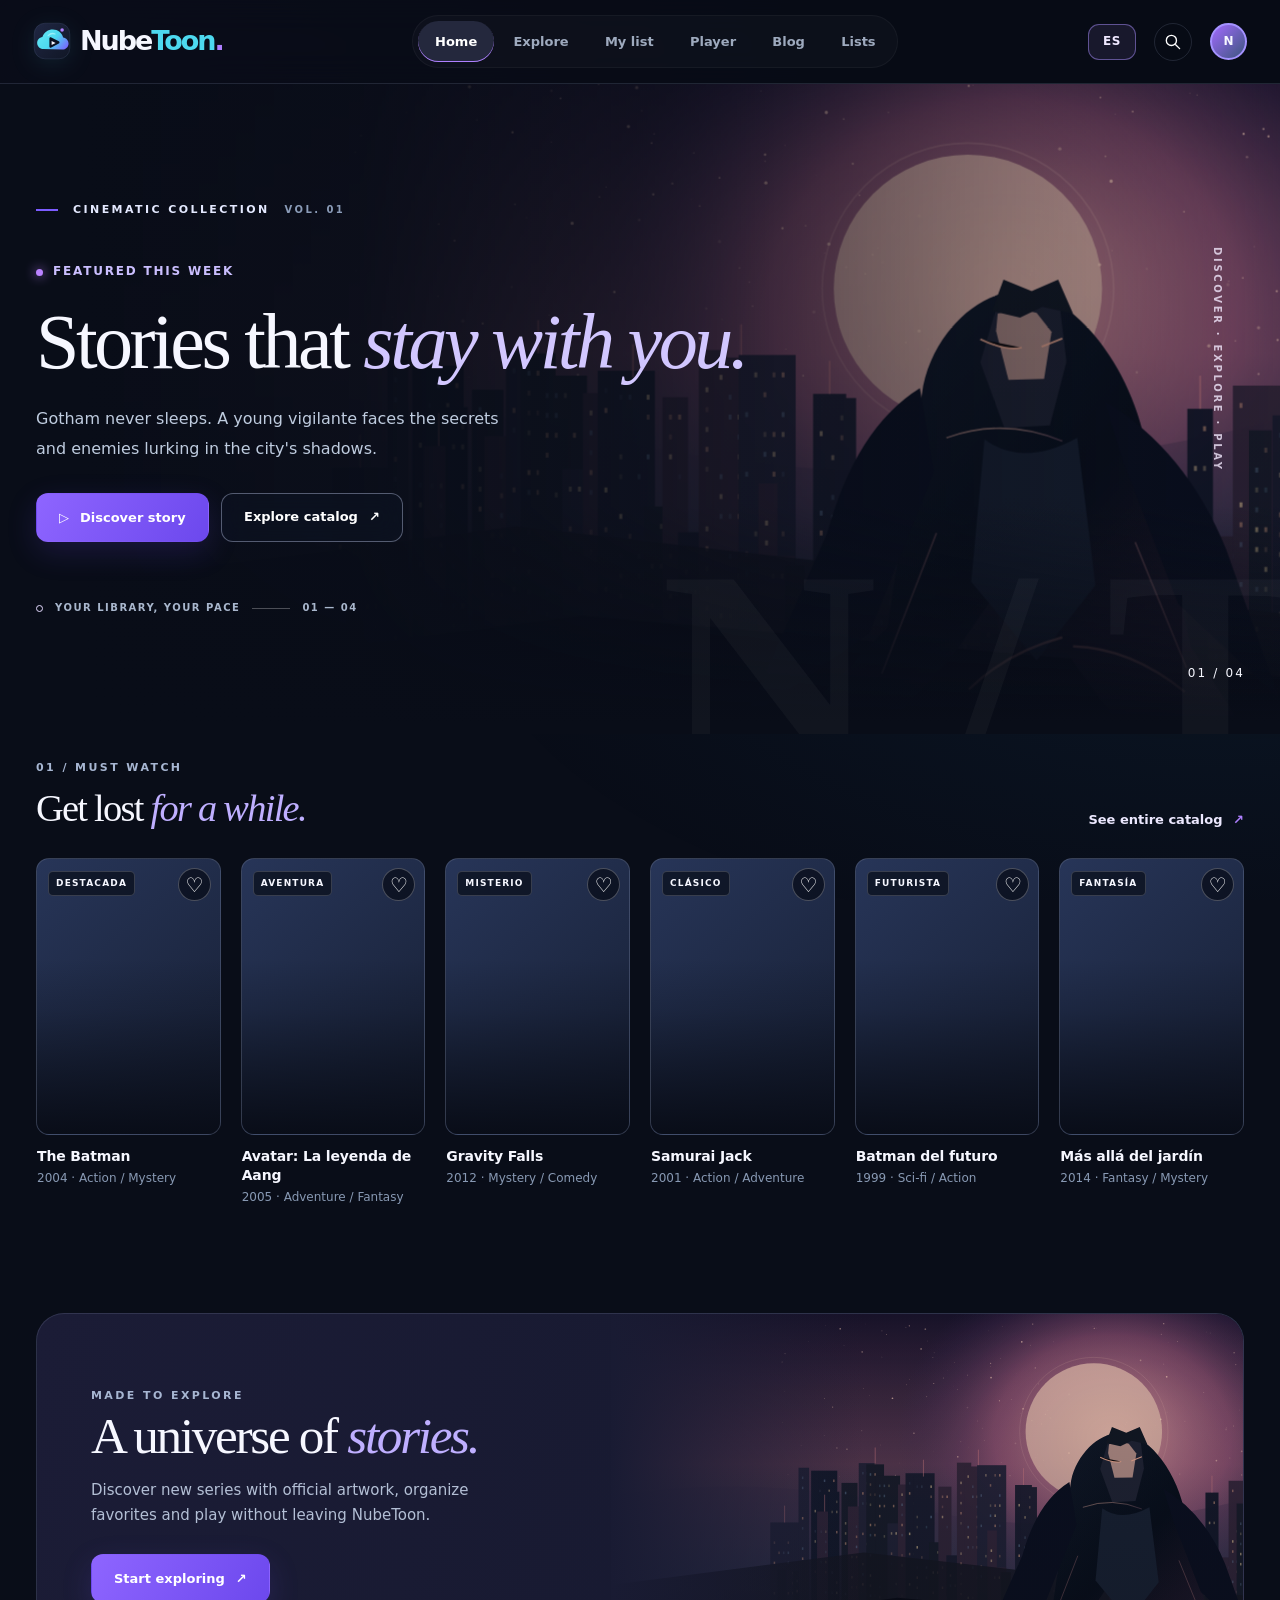
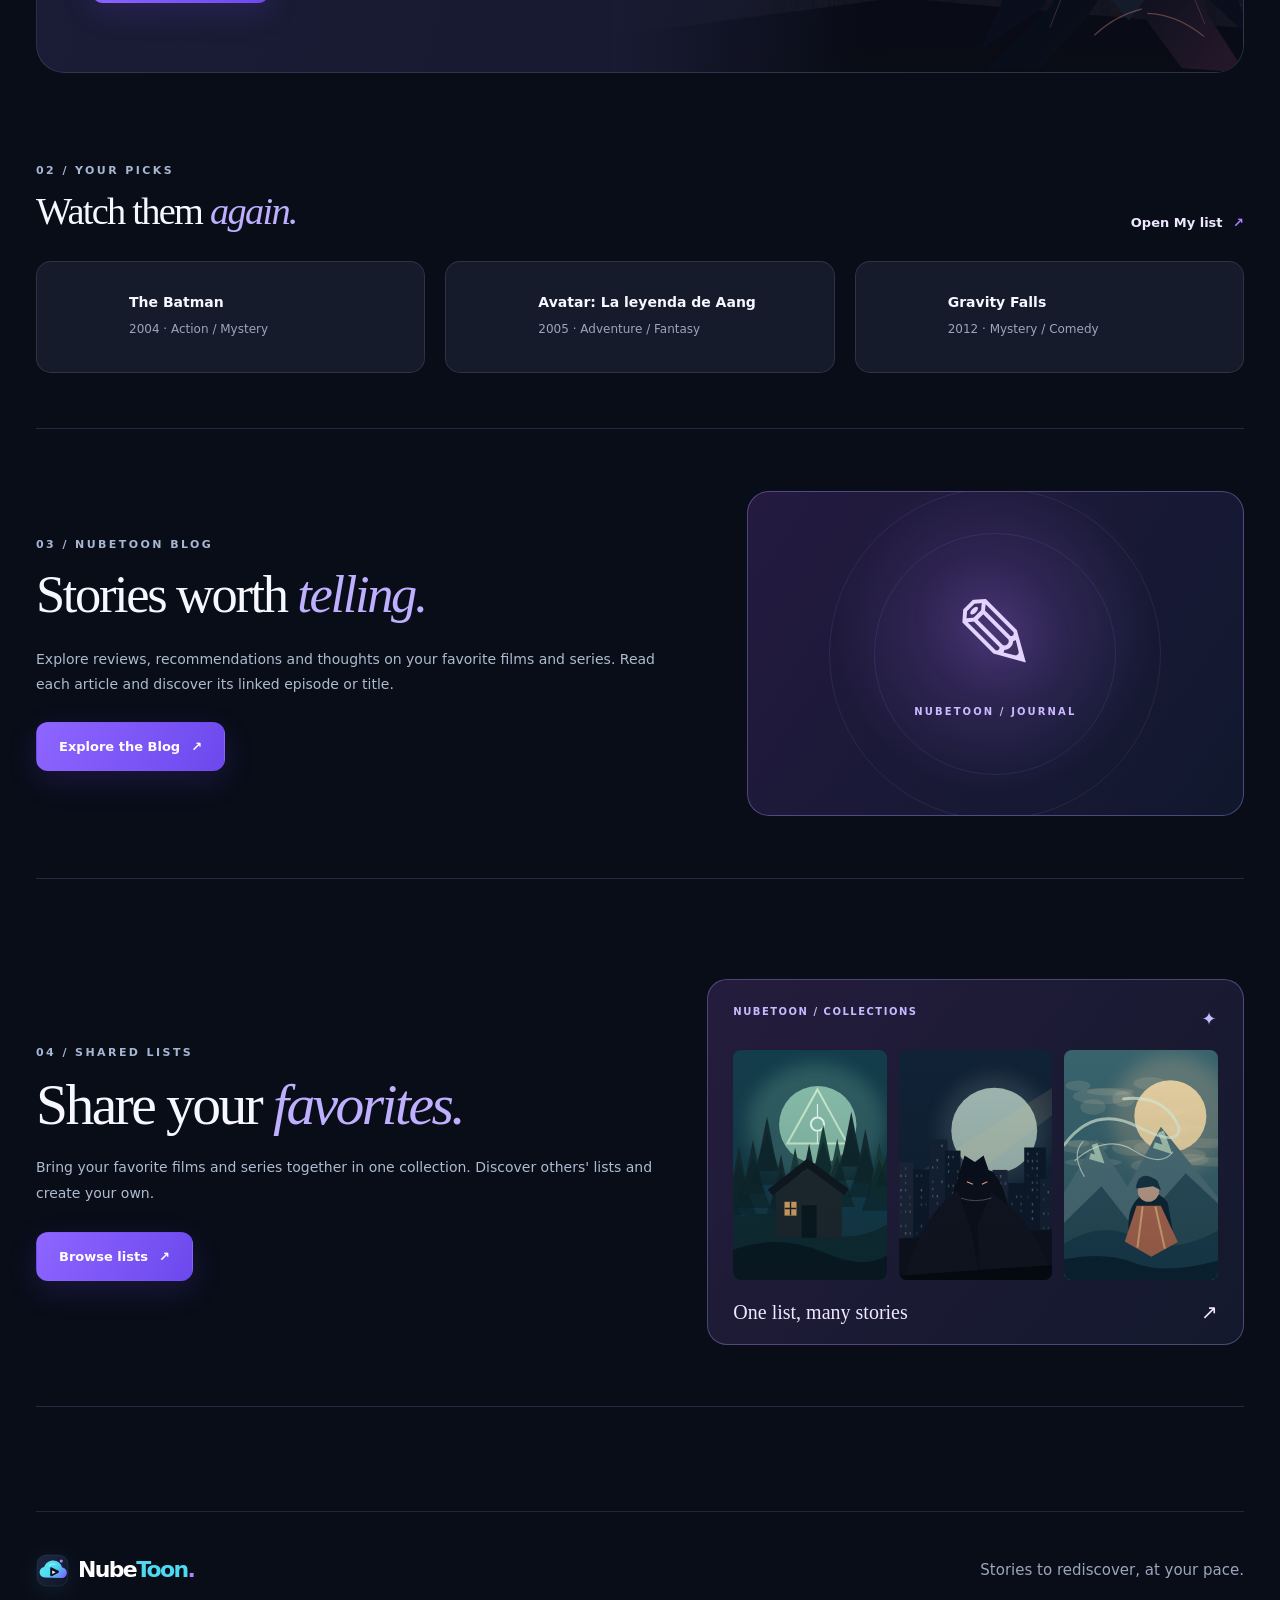
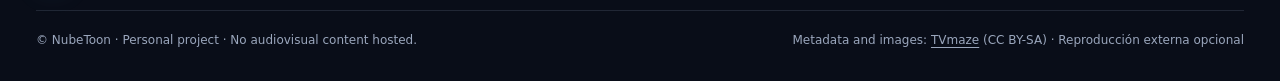
<file: index.html>
<!doctype html>
<html lang="es"><head>
<meta charset="utf-8"><meta name="viewport" content="width=device-width,initial-scale=1">
<meta name="theme-color" content="#090d18"><meta name="description" content="NubeToon · Tu universo visual de series, carátulas oficiales y reproducción opcional.">
<meta http-equiv="Content-Security-Policy" content="default-src 'none'; script-src 'self'; style-src 'self'; img-src 'self' data: blob: https://static.tvmaze.com https://images.metahub.space https://image.tmdb.org; media-src blob:; frame-src https://videoapi.la; connect-src 'self' https://api.tvmaze.com https://*.strem.io https://videoapi.la; font-src 'self'; object-src 'none'; base-uri 'none'; form-action 'none'">
<title>Inicio · NubeToon</title>
<link rel="icon" href="assets/art/favicon.svg" type="image/svg+xml"><link rel="stylesheet" href="styles/main.css?v=20261107api1">
<script defer src="scripts/i18n.js?v=20261107api1"></script><script defer src="data/catalog-fallback.js"></script><script defer src="scripts/core.js"></script><script defer src="scripts/api.js"></script><script defer src="scripts/videoapi.js?v=20261107api2"></script><script defer src="scripts/app.js?v=20261107api2"></script>
</head><body data-page="inicio"><a class="skip-link" href="#contenido">Saltar al contenido</a>
<div class="site"><header class="site-header"><div class="header-wrap">
<a class="brand" href="index.html" aria-label="NubeToon, Inicio"><img class="logo-mark" src="assets/art/logo-mark.svg" alt="" width="38" height="38" decoding="async"><span>Nube<b>Toon</b><i>.</i></span></a>
<nav class="nav-desktop" aria-label="Navegación principal"><a href="index.html" class="nav-link is-active" aria-current="page">Inicio</a><a href="catalogo.html" class="nav-link " >Explorar</a><a href="mi-lista.html" class="nav-link " >Mi lista</a><a href="reproductor.html" class="nav-link " >Reproductor</a><a href="blog.html" class="nav-link">Blog</a><a href="listas.html" class="nav-link">Listas</a></nav>
<div class="header-right"><a class="icon-link" href="catalogo.html" title="Buscar títulos" aria-label="Buscar títulos"><svg viewBox="0 0 24 24" aria-hidden="true"><circle cx="10.6" cy="10.6" r="6.4"/><path d="m16 16 5 5"/></svg></a><span class="nav-avatar" title="Catálogo personal">N</span></div>
</div></header><main id="contenido"><section class="hero" id="hero"><div class="hero-backdrop" id="heroBackdrop"></div><div class="hero-overlay"></div><div class="hero-decoration" aria-hidden="true">N / T</div><div class="container hero-content"><div class="eyebrow"><span class="eyebrow-line"></span> COLECCIÓN CINEMATOGRÁFICA <span class="tiny-label">VOL. 01</span></div><div class="hero-tag"><span class="pulse-dot"></span> DESTACADO DE LA SEMANA</div><h1>Las historias que <em>te acompañan.</em></h1><p id="heroDescription">Una ciudad que nunca duerme, héroes inolvidables y mundos por descubrir. Tu colección comienza aquí.</p><div class="hero-actions"><a class="btn btn-primary" id="heroPrimary" href="detalle.html?id=batman-2004"><span>▷</span> Descubrir historia</a><a class="btn btn-outline" href="catalogo.html">Explorar catálogo <span>↗</span></a></div><div class="hero-footnote"><span class="tag-dot"></span> TU BIBLIOTECA, TU RITMO <span class="hero-rule"></span> <span>01 — 04</span></div></div><div class="hero-side"><span class="vertical-label">DISCOVER · EXPLORE · PLAY</span><span class="hero-index">01 / 04</span></div></section>
<section class="section container first-section"><div class="section-heading"><div><p class="kicker">01 / LO IMPERDIBLE</p><h2>Para perderse <em>un rato.</em></h2></div><a class="text-link" href="catalogo.html">Ver todo el catálogo <span>↗</span></a></div><div id="featuredGrid" class="card-grid poster-grid" aria-live="polite"><div class="skeleton-card"></div><div class="skeleton-card"></div><div class="skeleton-card"></div><div class="skeleton-card"></div><div class="skeleton-card"></div><div class="skeleton-card"></div></div></section>
<section class="editorial-band container"><div><span class="kicker">CREADO PARA EXPLORAR</span><h2>Un universo de <em>historias.</em></h2><p>Descubre series nuevas con carátulas e imágenes oficiales, organiza tus favoritos y abre tu propio reproductor sin salir de NubeToon.</p><a class="btn btn-primary" href="catalogo.html">Comenzar a explorar <span>↗</span></a></div><div class="editorial-art"><img src="assets/art/hero.svg" alt="Ilustración nocturna de fantasía de NubeToon"></div></section>
<section class="section container"><div class="section-heading"><div><p class="kicker">02 / TU SELECCIÓN</p><h2>Vuelve a <em>verlas.</em></h2></div><a href="mi-lista.html" class="text-link">Abrir Mi lista <span>↗</span></a></div><div class="compact-grid" id="recentGrid"></div></section><section class="container home-blog-spotlight">
  <div class="home-blog-copy">
    <p class="kicker">03 / BLOG NUBETOON</p>
    <h2>Historias que merecen <em>ser contadas.</em></h2>
    <p>Explora reseñas, recomendaciones y reflexiones sobre tus películas y series favoritas. Lee cada artículo y descubre el capítulo o título al que hace referencia.</p>
    <a href="blog.html" class="btn btn-primary">Explorar el Blog <span aria-hidden="true">↗</span></a>
  </div>
  <a href="blog.html" class="home-blog-art" aria-label="Ir al Blog NubeToon">
    <span class="home-blog-art-symbol" aria-hidden="true">✎</span>
    <span class="home-blog-art-caption">NUBETOON / JOURNAL</span>
  </a>
</section><section class="container home-shared-lists-spotlight" aria-labelledby="homeSharedListsHeading">
  <div class="home-shared-lists-copy">
    <p class="kicker">04 / LISTAS COMPARTIDAS</p>
    <h2 id="homeSharedListsHeading">Comparte tus <em>gustos.</em></h2>
    <p>Reúne tus películas y series favoritas en una sola colección. Descubre las listas de otros amantes de las historias y crea la tuya.</p>
    <a href="listas.html" class="btn btn-primary">Explorar listas <span aria-hidden="true">↗</span></a>
  </div>
  <a class="home-shared-lists-preview" href="listas.html" aria-label="Abrir las listas compartidas">
    <div class="home-shared-lists-topline">NUBETOON / COLLECTIONS <span>✦</span></div>
    <div class="home-shared-lists-posters" aria-hidden="true">
      <img src="assets/art/gravity.svg" alt="" loading="lazy" decoding="async">
      <img src="assets/art/batman.svg" alt="" loading="lazy" decoding="async">
      <img src="assets/art/avatar.svg" alt="" loading="lazy" decoding="async">
    </div>
    <span class="home-shared-lists-caption">Una lista, muchas historias <span aria-hidden="true">↗</span></span>
  </a>
</section></main>
<footer class="site-footer container"><div class="footer-upper"><div class="brand"><img class="logo-mark" src="assets/art/logo-mark.svg" alt="" width="38" height="38" decoding="async"><span>Nube<b>Toon</b><i>.</i></span></div><p>Historias para volver a descubrir, a tu ritmo.</p></div>
<div class="footer-bottom"><span>© NubeToon · Proyecto personal · Sin contenido audiovisual alojado.</span><span>Metadatos e imágenes: <a href="https://www.tvmaze.com/" target="_blank" rel="noopener noreferrer">TVmaze</a> (CC BY-SA) · Reproducción externa opcional</span></div></footer>
<nav class="nav-mobile" aria-label="Navegación móvil"><a href="index.html" class="is-active"><span>⌂</span>Inicio</a><a href="catalogo.html" class=""><span>⌕</span>Explorar</a><a href="mi-lista.html" class=""><span>♡</span>Mi lista</a><a href="reproductor.html" class=""><span>▷</span>Ver</a><a href="blog.html"><span>✎</span>Blog</a><a href="listas.html"><span>▦</span>Listas</a></nav>
<div class="toast-stack" id="toastStack" role="status" aria-live="polite"></div>
</div></body></html>
</file>
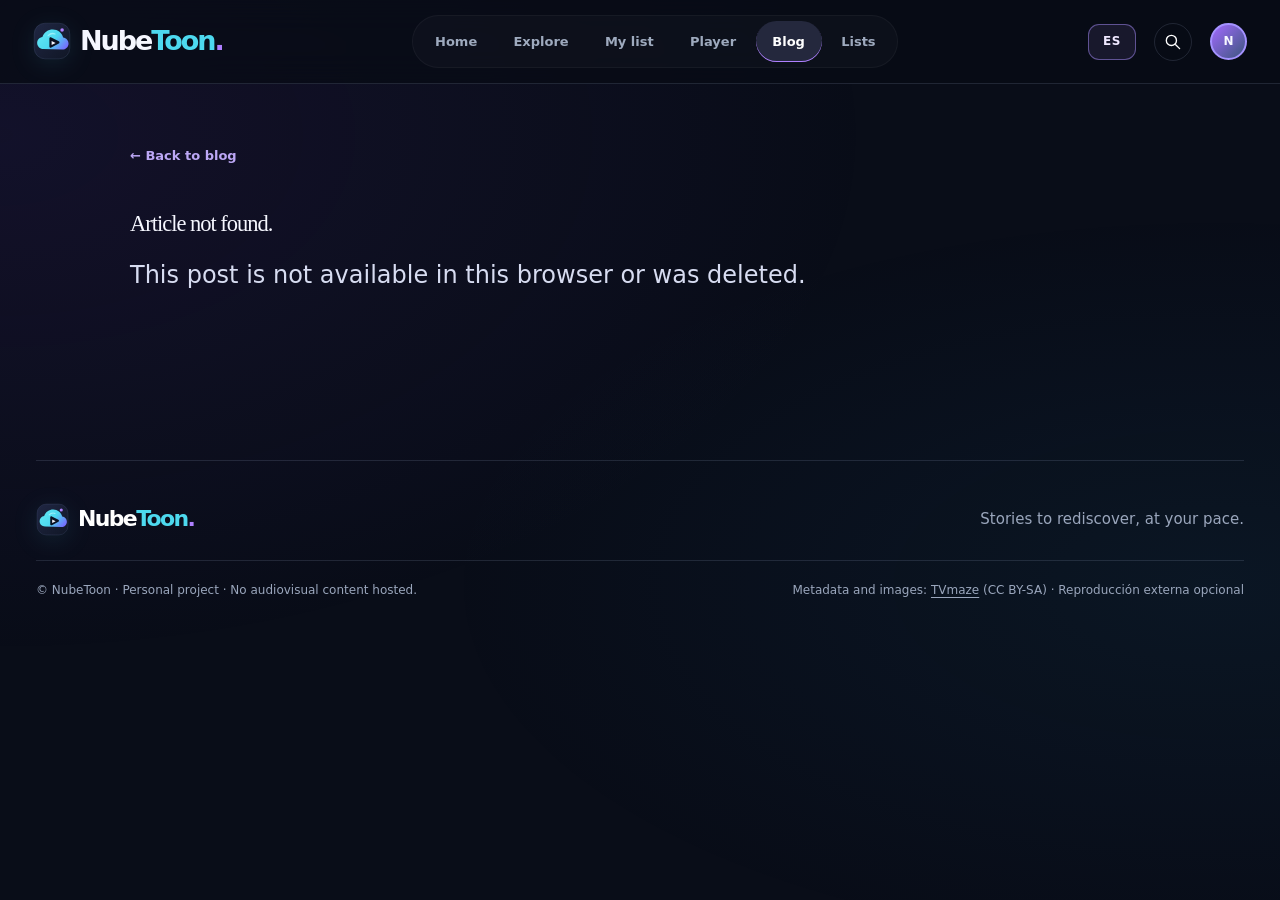
<file: articulo.html>
<!doctype html>
<html lang="es"><head>
<meta charset="utf-8"><meta name="viewport" content="width=device-width,initial-scale=1">
<meta name="theme-color" content="#090d18">
<meta name="description" content="Artículos sobre películas, series y capítulos en NubeToon">
<meta http-equiv="Content-Security-Policy" content="default-src 'none'; script-src 'self'; style-src 'self'; img-src 'self' data: blob: https://static.tvmaze.com https://images.metahub.space https://image.tmdb.org; connect-src 'self' https://api.tvmaze.com https://*.strem.io https://videoapi.la; font-src 'self'; object-src 'none'; base-uri 'none'; form-action 'none'">
<title>Artículo · NubeToon</title>
<link rel="icon" href="assets/art/favicon.svg" type="image/svg+xml">
<link rel="stylesheet" href="styles/main.css?v=20261107api1">
<script defer src="scripts/i18n.js?v=20261107api1"></script>
<script defer src="data/catalog-fallback.js"></script>
<script defer src="scripts/core.js"></script>
<script defer src="scripts/api.js"></script><script defer src="scripts/videoapi.js?v=20261107api2"></script>
<script defer src="scripts/article.js?v=20261107api1"></script>
</head><body data-page="articulo"><a class="skip-link" href="#contenido">Saltar al contenido</a>
<div class="site">
<header class="site-header"><div class="header-wrap">
<a class="brand" href="index.html" aria-label="NubeToon, Inicio"><img class="logo-mark" src="assets/art/logo-mark.svg" alt="" width="38" height="38" decoding="async"><span>Nube<b>Toon</b><i>.</i></span></a>
<nav class="nav-desktop" aria-label="Navegación principal"><a href="index.html" class="nav-link" >Inicio</a><a href="catalogo.html" class="nav-link " >Explorar</a><a href="mi-lista.html" class="nav-link " >Mi lista</a><a href="reproductor.html" class="nav-link " >Reproductor</a><a href="blog.html" class="nav-link is-active" aria-current="page">Blog</a><a href="listas.html" class="nav-link">Listas</a></nav>
<div class="header-right"><a class="icon-link" href="catalogo.html" title="Buscar títulos" aria-label="Buscar títulos"><svg viewBox="0 0 24 24" aria-hidden="true"><circle cx="10.6" cy="10.6" r="6.4"/><path d="m16 16 5 5"/></svg></a><span class="nav-avatar" title="Catálogo personal">N</span></div>
</div></header>
<main id="contenido">
 <article class="container blog-article" id="blogArticle">
   <a href="blog.html" class="blog-article-back">← Volver al blog</a>
   <div id="articleMain">
     <p class="kicker">CUADERNO / NUBETOON</p>
     <h1>Cargando artículo…</h1>
   </div>
 </article>
</main>
<footer class="site-footer container"><div class="footer-upper"><div class="brand"><img class="logo-mark" src="assets/art/logo-mark.svg" alt="" width="38" height="38" decoding="async"><span>Nube<b>Toon</b><i>.</i></span></div><p>Historias para volver a descubrir, a tu ritmo.</p></div>
<div class="footer-bottom"><span>© NubeToon · Proyecto personal · Sin contenido audiovisual alojado.</span><span>Metadatos e imágenes: <a href="https://www.tvmaze.com/" target="_blank" rel="noopener noreferrer">TVmaze</a> (CC BY-SA) · Reproducción externa opcional</span></div></footer>
<nav class="nav-mobile" aria-label="Navegación móvil"><a href="index.html" class=""><span>⌂</span>Inicio</a><a href="catalogo.html" class=""><span>⌕</span>Explorar</a><a href="mi-lista.html" class=""><span>♡</span>Mi lista</a><a href="reproductor.html" class=""><span>▷</span>Ver</a><a href="blog.html" class="is-active"><span>✎</span>Blog</a><a href="listas.html"><span>▦</span>Listas</a></nav>
<div class="toast-stack" id="toastStack" role="status" aria-live="polite"></div>
</div></body></html>
</file>
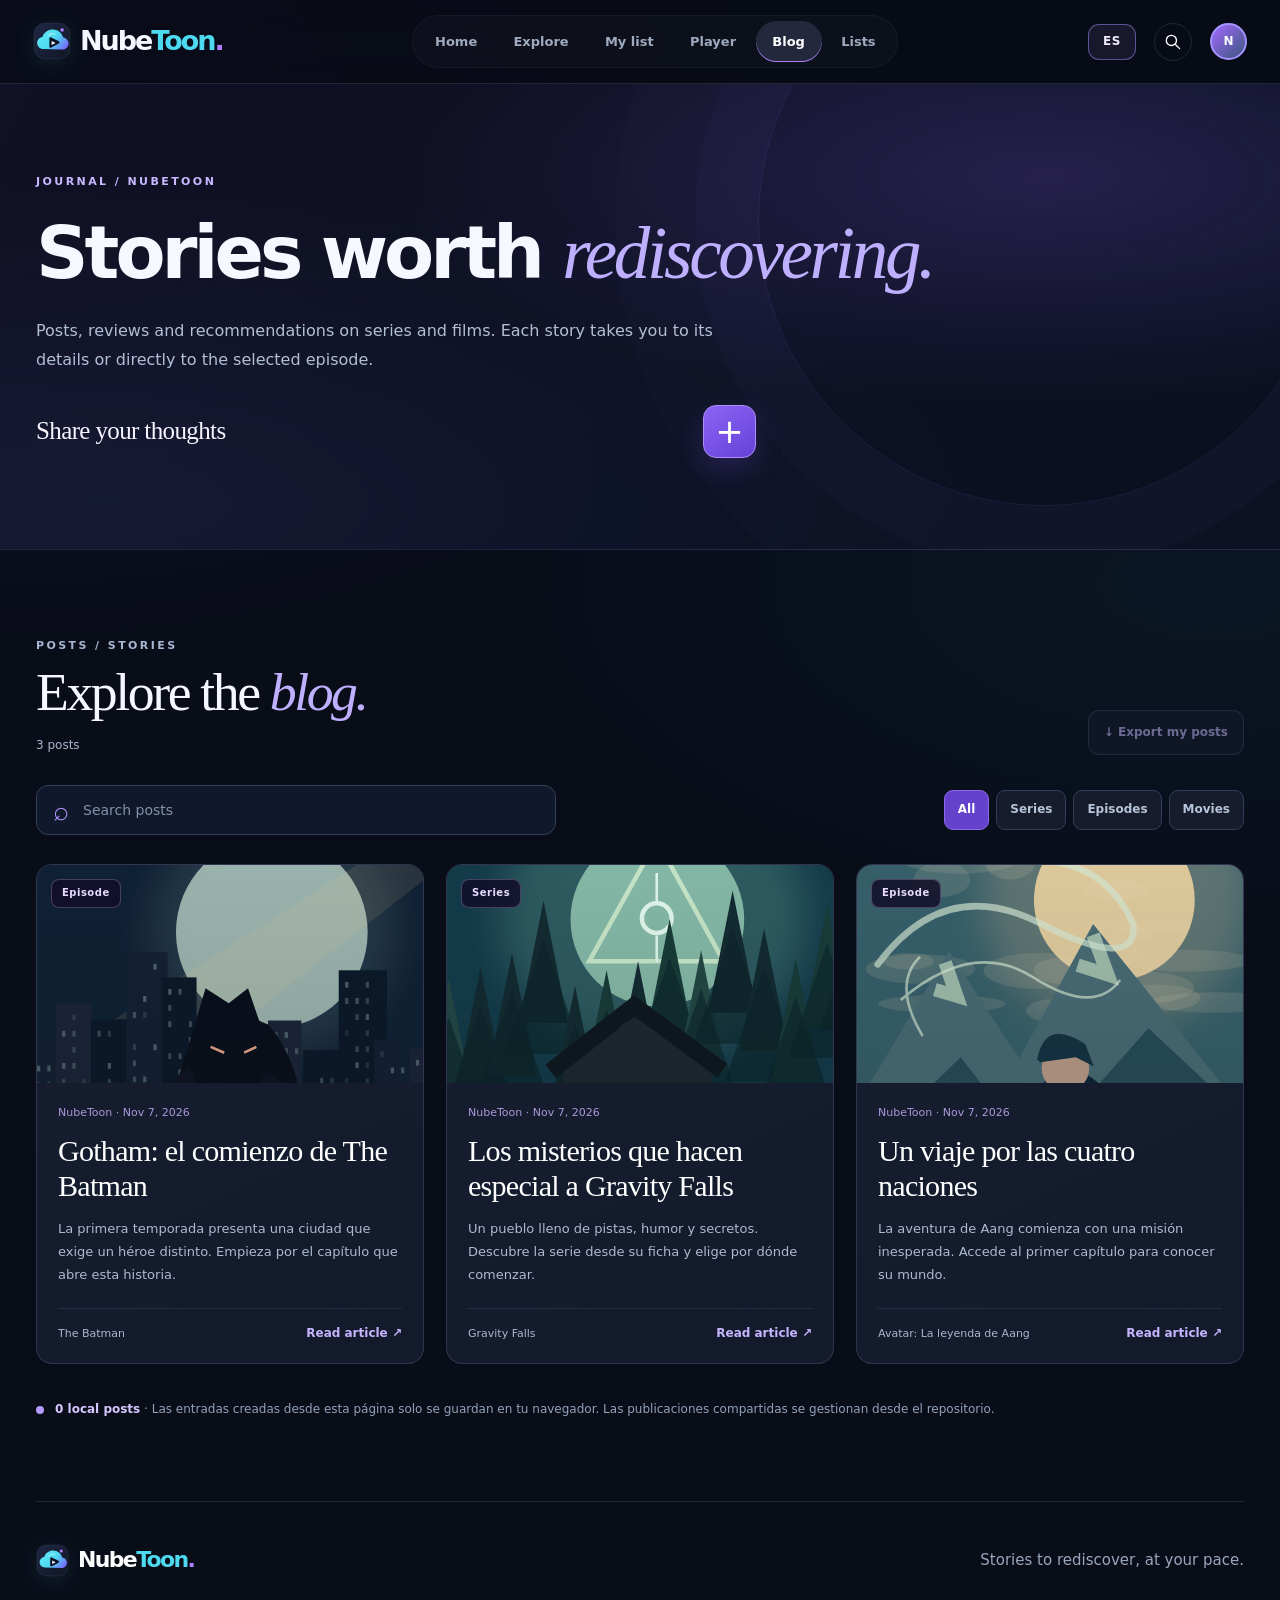
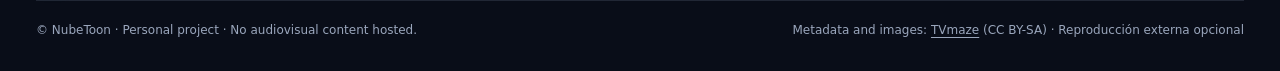
<file: blog.html>
<!doctype html>
<html lang="es"><head>
<meta charset="utf-8"><meta name="viewport" content="width=device-width,initial-scale=1">
<meta name="theme-color" content="#090d18"><meta name="description" content="NubeToon · Tu universo visual de series, carátulas oficiales y reproducción opcional.">
<meta http-equiv="Content-Security-Policy" content="default-src 'none'; script-src 'self'; style-src 'self'; img-src 'self' data: blob: https://static.tvmaze.com https://images.metahub.space https://image.tmdb.org; media-src blob:; frame-src https://videoapi.la; connect-src 'self' https://api.tvmaze.com https://*.strem.io https://videoapi.la; font-src 'self'; object-src 'none'; base-uri 'none'; form-action 'none'">
<title>Blog · NubeToon</title>
<link rel="icon" href="assets/art/favicon.svg" type="image/svg+xml"><link rel="stylesheet" href="styles/main.css?v=20261107api1">
<script defer src="scripts/i18n.js?v=20261107api1"></script><script defer src="data/catalog-fallback.js"></script><script defer src="scripts/core.js"></script><script defer src="scripts/api.js"></script><script defer src="scripts/videoapi.js?v=20261107api2"></script><script defer src="scripts/blog.js?v=20261107api1"></script>
</head>
<body data-page="blog"><a class="skip-link" href="#contenido">Saltar al contenido</a>
<div class="site">
<header class="site-header"><div class="header-wrap">
<a class="brand" href="index.html" aria-label="NubeToon, Inicio"><img class="logo-mark" src="assets/art/logo-mark.svg" alt="" width="38" height="38" decoding="async"><span>Nube<b>Toon</b><i>.</i></span></a>
<nav class="nav-desktop" aria-label="Navegación principal"><a href="index.html" class="nav-link" >Inicio</a><a href="catalogo.html" class="nav-link " >Explorar</a><a href="mi-lista.html" class="nav-link " >Mi lista</a><a href="reproductor.html" class="nav-link " >Reproductor</a><a href="blog.html" class="nav-link is-active" aria-current="page">Blog</a><a href="listas.html" class="nav-link">Listas</a></nav>
<div class="header-right"><a class="icon-link" href="catalogo.html" title="Buscar títulos" aria-label="Buscar títulos"><svg viewBox="0 0 24 24" aria-hidden="true"><circle cx="10.6" cy="10.6" r="6.4"/><path d="m16 16 5 5"/></svg></a><span class="nav-avatar" title="Catálogo personal">N</span></div>
</div></header>
<main id="contenido">
<section class="blog-hero">
 <div class="container blog-hero-content">
   <p class="kicker">CUADERNO / NUBETOON</p>
   <h1>Historias para <em>volver a descubrir.</em></h1>
   <p class="blog-hero-description">Publicaciones, reseñas y recomendaciones de series y películas. Cada historia te lleva a su ficha o directamente al capítulo elegido.</p>
   <div class="blog-hero-actions">
     <div class="blog-invite">
       <span>Comparte tus impresiones</span>
       <button id="blogCompose" class="blog-compose-square" type="button" aria-label="Crear publicación" title="Crear publicación" aria-controls="blogEditor" aria-expanded="false">+</button>
     </div>
   </div>
 </div>
</section>
<section class="container blog-editor-shell" id="blogEditor" hidden aria-labelledby="blogFormHeading">
  <div class="blog-editor-intro">
    <div><span class="kicker">EDITOR / PUBLICACIONES</span><h2 id="blogFormHeading">Nueva publicación</h2></div>
    <p>Las entradas creadas aquí se guardan en este navegador. Para hacerlas públicas hay que incorporarlas al repositorio.</p>
  </div>
  <form id="blogForm" class="blog-form">
   <div class="blog-form-row">
     <label>Nombre de la publicación <input id="blogTitle" name="title" required maxlength="130" placeholder="Ej.: Mi capítulo favorito" autocomplete="off"></label>
     <label>Autor <input id="blogAuthor" name="author" maxlength="60" placeholder="NubeToon" autocomplete="off"></label>
   </div>
   <label>Resumen breve <textarea id="blogExcerpt" name="excerpt" rows="3" maxlength="420" required placeholder="Escribe un resumen atractivo de la publicación…"></textarea></label>
   <label>Artículo completo <textarea id="blogBody" name="body" rows="8" maxlength="5000" minlength="70" required placeholder="Desarrolla tu artículo aquí. Separa los párrafos con una línea en blanco…"></textarea></label>
   <div class="blog-media-chooser">
     <span class="blog-field-title">¿De qué quieres escribir?</span>
     <div class="blog-media-switch" role="group" aria-label="Tipo de contenido">
       <button type="button" class="blog-media-kind" data-media-kind="movie" aria-pressed="false">Película</button>
       <button type="button" class="blog-media-kind is-active" data-media-kind="series" aria-pressed="true">Serie</button>
     </div>
     <label class="blog-media-search-label">Buscar serie o película
       <input type="search" id="blogMediaSearch" placeholder="Buscar serie…" autocomplete="off" aria-controls="blogMediaResults">
     </label>
     <input type="hidden" id="blogMedia">
     <div class="blog-media-results" id="blogMediaResults" role="group" aria-label="Resultados de películas o series"></div>
     <p id="blogMediaStatus" class="blog-media-status" role="status" aria-live="polite">Selecciona una serie de los resultados para continuar.</p>
     <div class="blog-selected-media" id="blogSelectedMedia" hidden aria-live="polite"></div>
     <div class="blog-selected-target" id="blogTargetArea" hidden>
       <label>Enlace del artículo
         <select id="blogTarget"><option value="detail">Ficha de la película o serie</option><option value="episode">Capítulo específico</option></select>
       </label>
       <div class="blog-form-row blog-chapter-fields" id="blogChapterFields" hidden>
         <label>Temporada <select id="blogSeason"></select></label>
         <label>Episodio <select id="blogEpisode"></select></label>
       </div>
     </div>
   </div>
   <label>Enlace original de Blogspot (opcional) <input id="blogBlogspot" name="blogspot" type="url" inputmode="url" maxlength="500" placeholder="https://tublog.blogspot.com/2026/11/entrada.html"></label>
   <div class="blog-editor-bottom">
     <p>Primero se publica el artículo y, al final, el lector encuentra el enlace a la película o capítulo. Tus borradores se guardan en este navegador.</p>
     <div class="blog-form-buttons"><button class="btn btn-outline" id="blogCancel" type="button">Cancelar</button><button class="btn btn-primary" type="submit" id="blogSave">Guardar publicación</button></div>
   </div>
  </form>
</section>
<section class="container blog-list-section" id="blogListStart">
 <div class="blog-list-heading">
  <div><span class="kicker">PUBLICACIONES / HISTORIAS</span><h2>Explora el <em>blog.</em></h2><p id="blogResults" class="blog-counter">Cargando publicaciones…</p></div>
  <button class="blog-export" id="blogExport" type="button" disabled>↓ Exportar mis publicaciones</button>
 </div>
 <div class="blog-filters">
   <label class="blog-search"><span aria-hidden="true">⌕</span><input type="search" id="blogSearch" placeholder="Buscar publicaciones…" aria-label="Buscar publicaciones" autocomplete="off"></label>
   <div class="blog-filter-buttons" role="group" aria-label="Filtrar publicaciones">
     <button type="button" class="blog-filter is-active" data-blog-filter="all" aria-pressed="true">Todas</button>
     <button type="button" class="blog-filter" data-blog-filter="series" aria-pressed="false">Series</button>
     <button type="button" class="blog-filter" data-blog-filter="episodes" aria-pressed="false">Capítulos</button>
     <button type="button" class="blog-filter" data-blog-filter="movies" aria-pressed="false">Películas</button>
   </div>
 </div>
 <div class="blog-grid" id="blogGrid" aria-live="polite"></div>
 <div id="blogEmpty" class="blog-empty" hidden><h3>No hay publicaciones para mostrar.</h3><p>Crea una publicación o cambia los filtros para ver otras historias.</p></div>
 <div class="blog-storage-note"><span class="blog-storage-dot" aria-hidden="true"></span><p><b id="blogLocalCount">0 entradas locales</b> · Las entradas creadas desde esta página solo se guardan en tu navegador. Las publicaciones compartidas se gestionan desde el repositorio.</p></div>
</section>
</main>
<footer class="site-footer container"><div class="footer-upper"><div class="brand"><img class="logo-mark" src="assets/art/logo-mark.svg" alt="" width="38" height="38" decoding="async"><span>Nube<b>Toon</b><i>.</i></span></div><p>Historias para volver a descubrir, a tu ritmo.</p></div>
<div class="footer-bottom"><span>© NubeToon · Proyecto personal · Sin contenido audiovisual alojado.</span><span>Metadatos e imágenes: <a href="https://www.tvmaze.com/" target="_blank" rel="noopener noreferrer">TVmaze</a> (CC BY-SA) · Reproducción externa opcional</span></div></footer>
<nav class="nav-mobile" aria-label="Navegación móvil"><a href="index.html" class=""><span>⌂</span>Inicio</a><a href="catalogo.html" class=""><span>⌕</span>Explorar</a><a href="mi-lista.html" class=""><span>♡</span>Mi lista</a><a href="reproductor.html" class=""><span>▷</span>Ver</a><a href="blog.html" class="is-active"><span>✎</span>Blog</a><a href="listas.html"><span>▦</span>Listas</a></nav>
<div class="toast-stack" id="toastStack" role="status" aria-live="polite"></div>
</div></body></html>
</file>
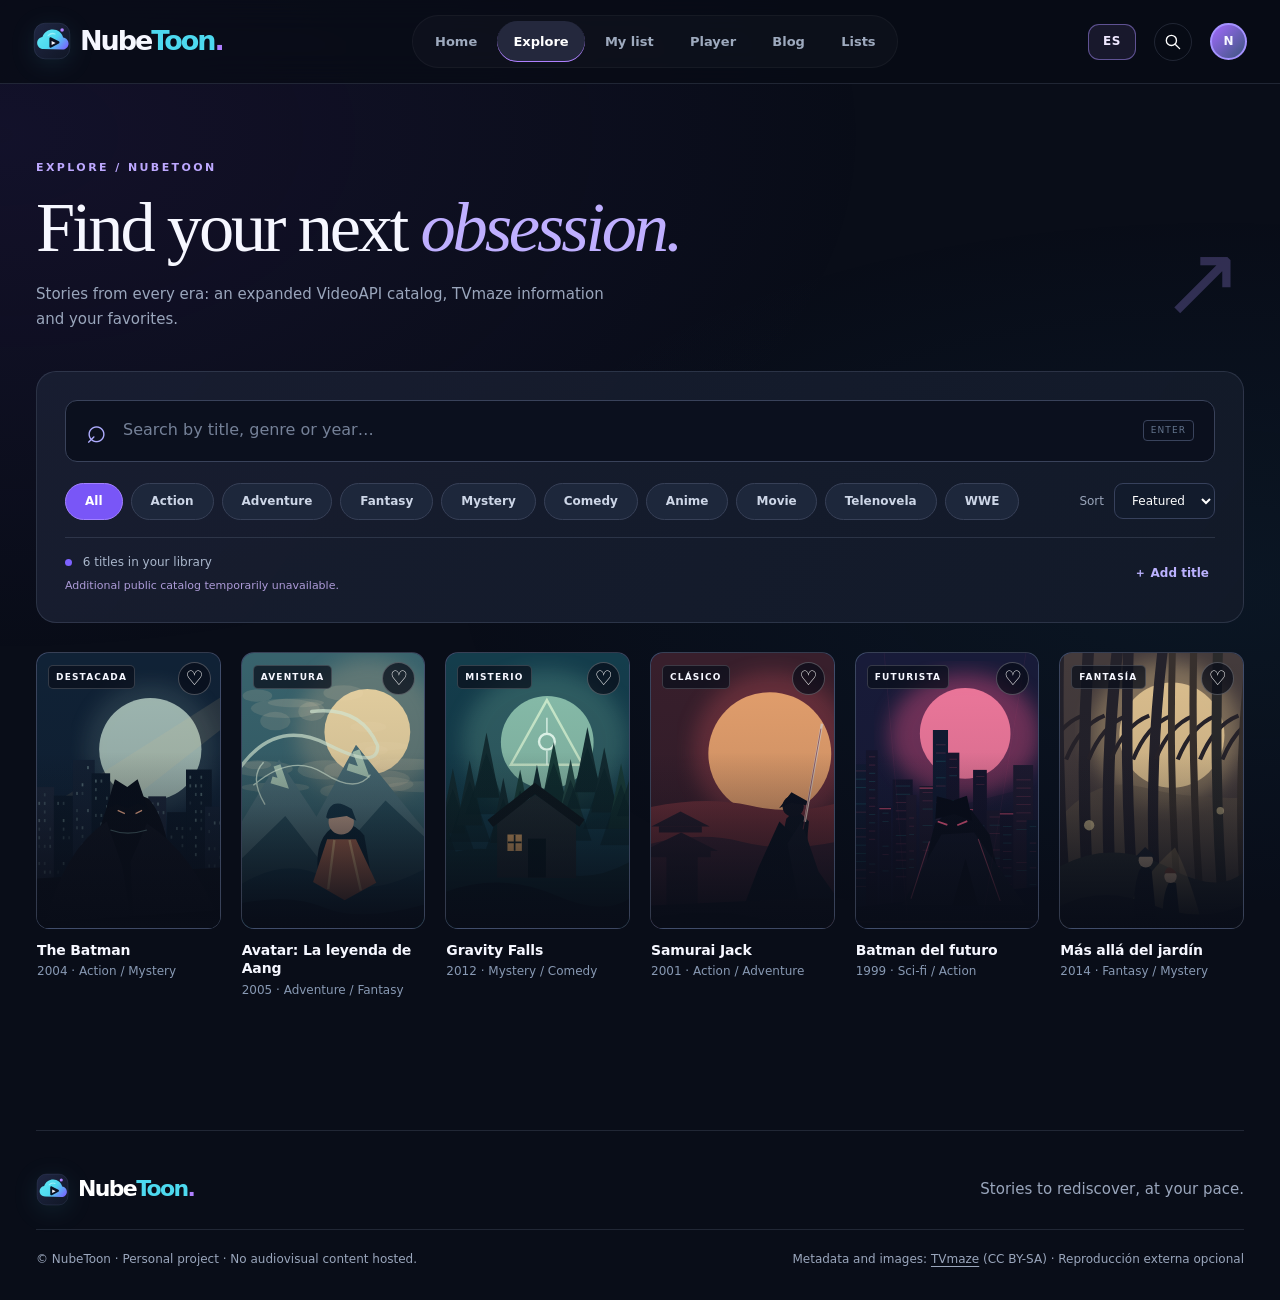
<file: catalogo.html>
<!doctype html>
<html lang="es"><head>
<meta charset="utf-8"><meta name="viewport" content="width=device-width,initial-scale=1">
<meta name="theme-color" content="#090d18"><meta name="description" content="NubeToon · Tu universo visual de series, carátulas oficiales y reproducción opcional.">
<meta http-equiv="Content-Security-Policy" content="default-src 'none'; script-src 'self'; style-src 'self'; img-src 'self' data: blob: https://static.tvmaze.com https://images.metahub.space https://image.tmdb.org; media-src blob:; frame-src https://videoapi.la; connect-src 'self' https://api.tvmaze.com https://*.strem.io https://videoapi.la; font-src 'self'; object-src 'none'; base-uri 'none'; form-action 'none'">
<title>Catálogo y buscador · NubeToon</title>
<link rel="icon" href="assets/art/favicon.svg" type="image/svg+xml"><link rel="stylesheet" href="styles/main.css?v=20261107api2">
<script defer src="scripts/i18n.js?v=20261107api1"></script><script defer src="data/catalog-fallback.js"></script><script defer src="scripts/core.js"></script><script defer src="scripts/api.js"></script><script defer src="scripts/videoapi.js?v=20261107api2"></script><script defer src="scripts/app.js?v=20261107api2"></script>
</head><body data-page="catalogo"><a class="skip-link" href="#contenido">Saltar al contenido</a>
<div class="site"><header class="site-header"><div class="header-wrap">
<a class="brand" href="index.html" aria-label="NubeToon, Inicio"><img class="logo-mark" src="assets/art/logo-mark.svg" alt="" width="38" height="38" decoding="async"><span>Nube<b>Toon</b><i>.</i></span></a>
<nav class="nav-desktop" aria-label="Navegación principal"><a href="index.html" class="nav-link " >Inicio</a><a href="catalogo.html" class="nav-link is-active" aria-current="page">Explorar</a><a href="mi-lista.html" class="nav-link " >Mi lista</a><a href="reproductor.html" class="nav-link " >Reproductor</a><a href="blog.html" class="nav-link">Blog</a><a href="listas.html" class="nav-link">Listas</a></nav>
<div class="header-right"><a class="icon-link" href="catalogo.html" title="Buscar títulos" aria-label="Buscar títulos"><svg viewBox="0 0 24 24" aria-hidden="true"><circle cx="10.6" cy="10.6" r="6.4"/><path d="m16 16 5 5"/></svg></a><span class="nav-avatar" title="Catálogo personal">N</span></div>
</div></header><main id="contenido"><section class="page-intro container"><div class="kicker">EXPLORA / NUBETOON</div><div class="intro-layout"><div><h1>Encuentra tu próxima <em>obsesión.</em></h1><p>Historias de cualquier época: catálogo ampliado con VideoAPI, información de TVmaze y tus favoritos personales.</p></div><div class="intro-mark">↗</div></div></section>
<section class="container catalog-section"><div class="filter-panel"><label class="search-box" for="catalogSearch"><span class="search-glyph">⌕</span><input type="search" id="catalogSearch" name="q" placeholder="Buscar por título, género o año…" autocomplete="off" aria-label="Buscar series"><span class="search-hint">ENTER</span></label><div class="filters-row"><div class="chip-group" id="genreChips" role="group" aria-label="Filtrar por género"></div><label class="sort-field"><span>Ordenar</span><select id="sortSelect" aria-label="Ordenar catálogo"><option value="recommended">Destacados</option><option value="az">Título A–Z</option><option value="latest">Más recientes</option></select></label></div><div class="catalog-meta"><div><span class="accent-dot"></span> <span id="resultsInfo">Tu colección</span><p id="externalCatalogNote" class="catalog-api-note" aria-live="polite"></p></div><button class="subtle-btn" id="addCustom" type="button">＋ Añadir título</button></div></div>
<div class="card-grid poster-grid" id="catalogGrid" aria-live="polite"></div><div class="catalog-pagination"><button id="catalogLoadMore" type="button" class="btn btn-outline" hidden>Cargar más títulos</button></div><div id="localEmpty" class="empty-state" hidden><h3>Sin coincidencias en tu biblioteca.</h3><p>Prueba otro término o explora los resultados de TVmaze.</p></div>
<section class="remote-section" id="remoteSection" hidden><div class="section-heading"><div><p class="kicker">EN LÍNEA / TVMAZE</p><h2>Resultados <em>en vivo.</em></h2></div><p class="section-note" id="remoteStatus">Buscando series...</p></div><div class="card-grid poster-grid" id="remoteGrid" aria-live="polite"></div></section></section>
<dialog id="addDialog" class="form-dialog"><form method="dialog" class="dialog-shell" id="addTitleForm"><div class="dialog-heading"><h2>Añadir a mi biblioteca</h2><button type="button" class="round-close" id="closeAdd" aria-label="Cerrar">×</button></div><p>Los títulos personales se guardan en este navegador. Las series pueden obtener sus carátulas desde TVmaze.</p><label>Título <input required maxlength="90" name="title" placeholder="Ej.: The Owl House"></label><div class="form-two"><label>Tipo<select name="type"><option value="tv">Serie</option><option value="anime">Anime</option><option value="movie">Película</option></select></label><label>Año<input type="number" name="year" min="1900" max="2100" placeholder="2020"></label></div><label>ID de TMDb (opcional, para VideoAPI)<input type="number" min="1" max="999999999" name="tmdb" placeholder="Ej.: 2022"></label><label>Nombre para buscar en TVmaze (series)<input name="apiName" maxlength="90" placeholder="Ej.: The Owl House"></label><div class="dialog-actions"><button class="btn btn-outline" type="button" id="cancelAdd">Cancelar</button><button class="btn btn-primary" type="submit">Guardar título</button></div></form></dialog></main>
<footer class="site-footer container"><div class="footer-upper"><div class="brand"><img class="logo-mark" src="assets/art/logo-mark.svg" alt="" width="38" height="38" decoding="async"><span>Nube<b>Toon</b><i>.</i></span></div><p>Historias para volver a descubrir, a tu ritmo.</p></div>
<div class="footer-bottom"><span>© NubeToon · Proyecto personal · Sin contenido audiovisual alojado.</span><span>Metadatos e imágenes: <a href="https://www.tvmaze.com/" target="_blank" rel="noopener noreferrer">TVmaze</a> (CC BY-SA) · Reproducción externa opcional</span></div></footer>
<nav class="nav-mobile" aria-label="Navegación móvil"><a href="index.html" class=""><span>⌂</span>Inicio</a><a href="catalogo.html" class="is-active"><span>⌕</span>Explorar</a><a href="mi-lista.html" class=""><span>♡</span>Mi lista</a><a href="reproductor.html" class=""><span>▷</span>Ver</a><a href="blog.html"><span>✎</span>Blog</a><a href="listas.html"><span>▦</span>Listas</a></nav>
<div class="toast-stack" id="toastStack" role="status" aria-live="polite"></div>
</div></body></html>
</file>
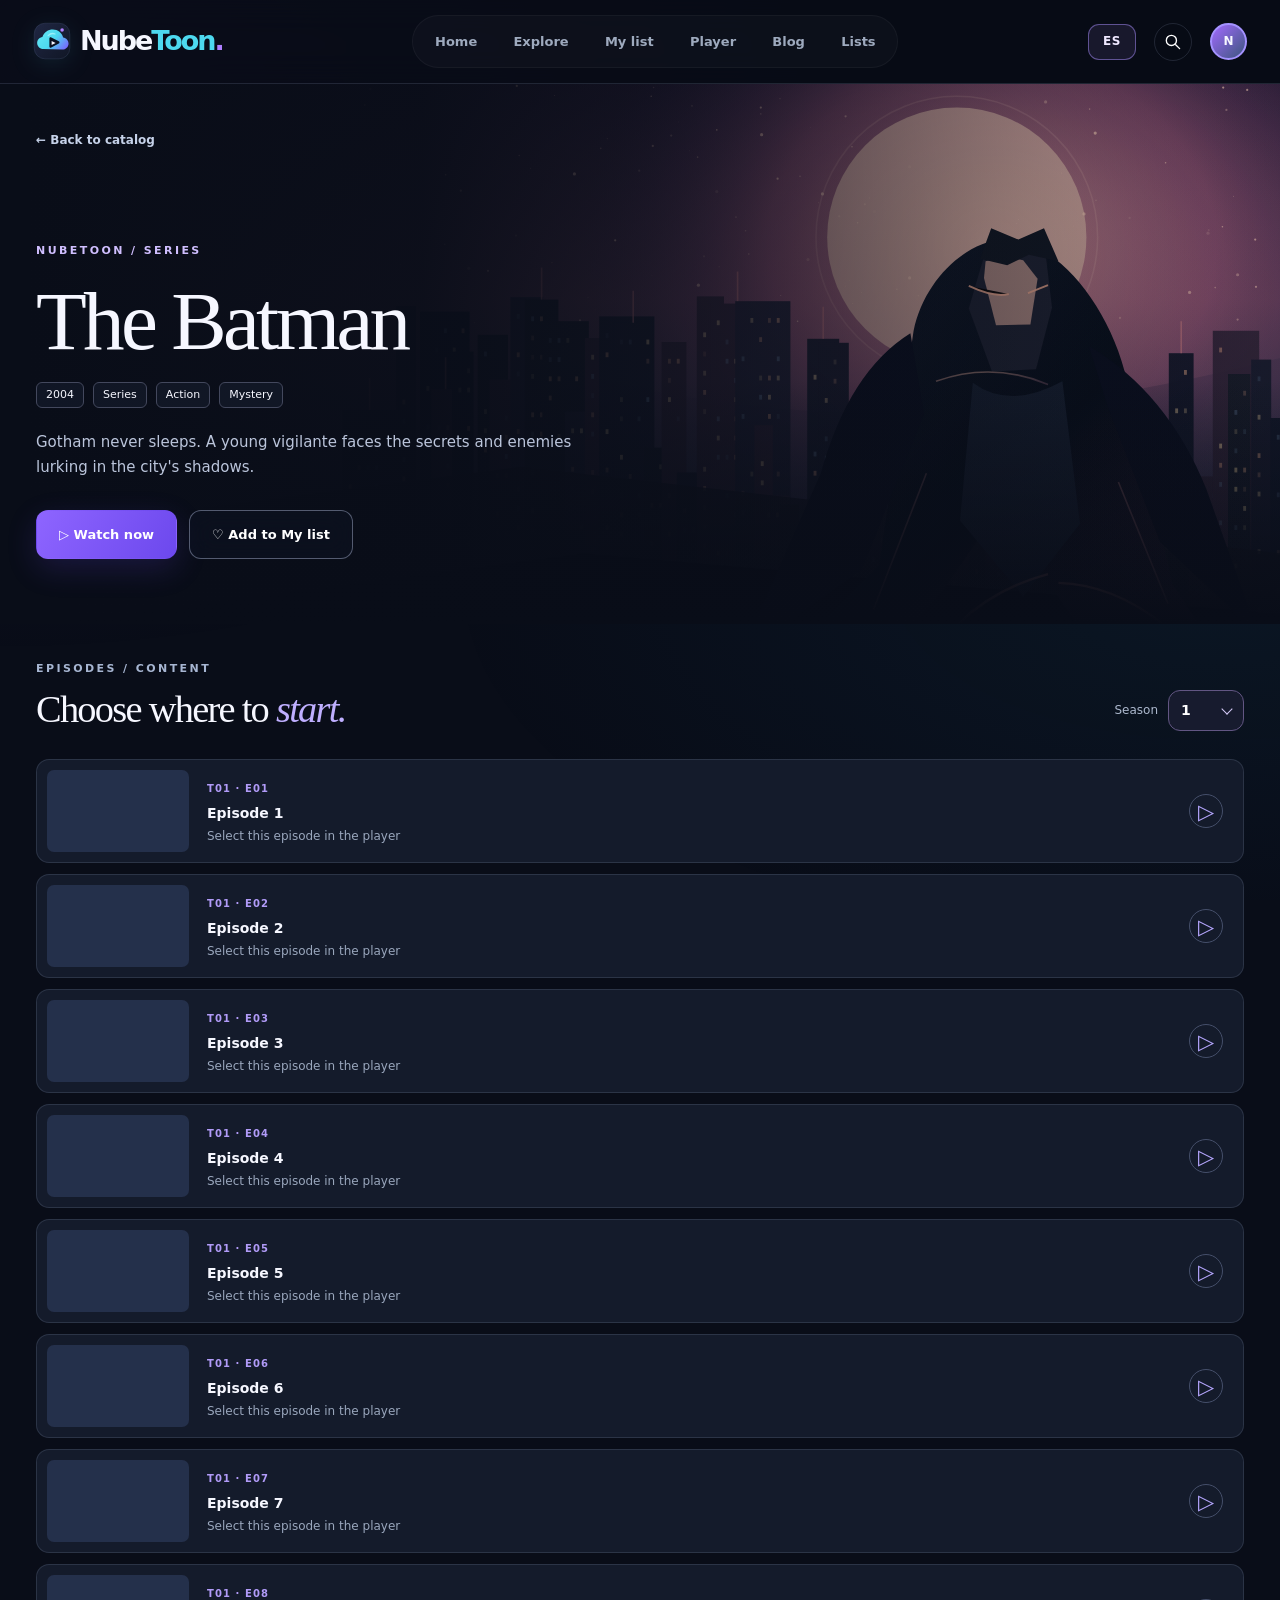
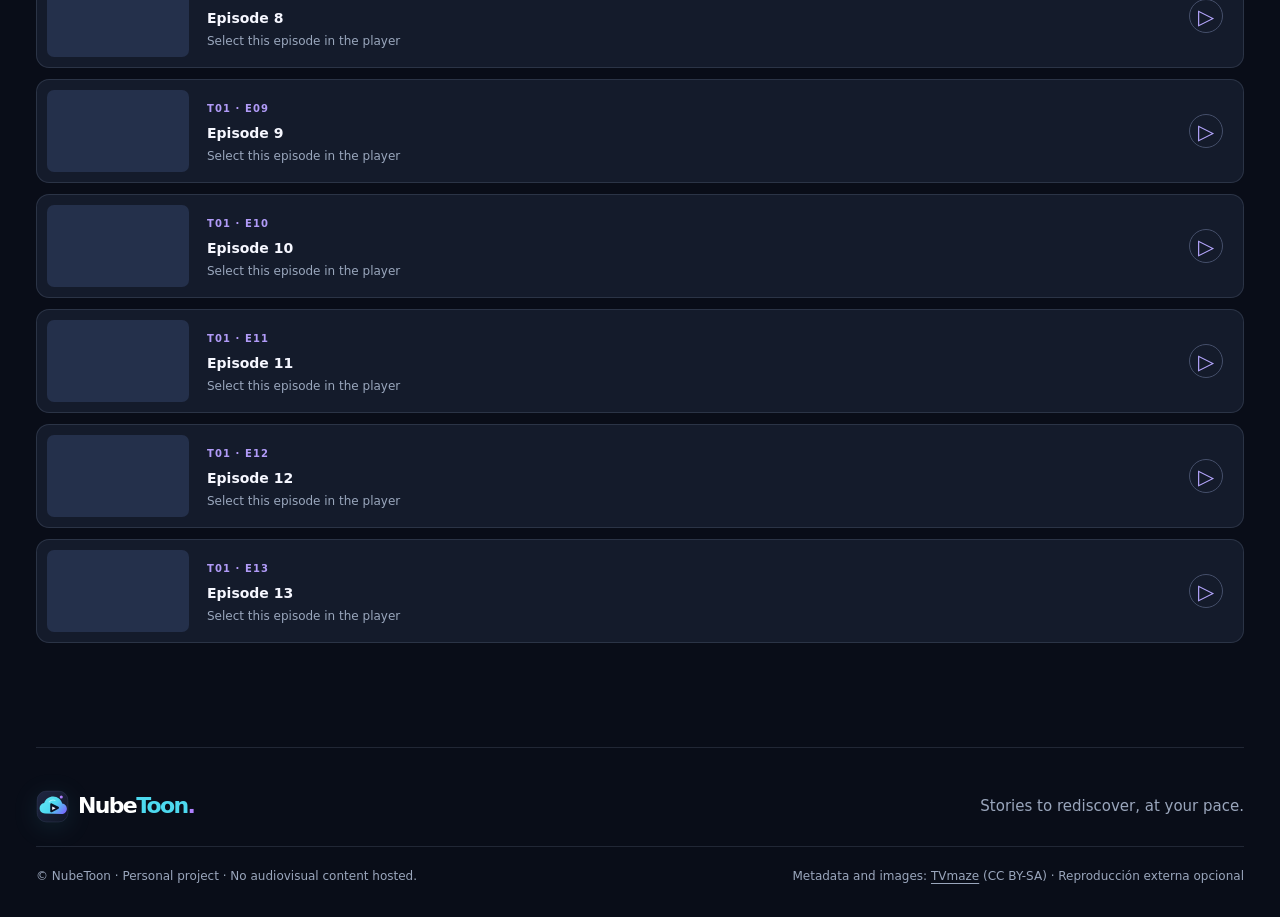
<file: detalle.html>
<!doctype html>
<html lang="es"><head>
<meta charset="utf-8"><meta name="viewport" content="width=device-width,initial-scale=1">
<meta name="theme-color" content="#090d18"><meta name="description" content="NubeToon · Tu universo visual de series, carátulas oficiales y reproducción opcional.">
<meta http-equiv="Content-Security-Policy" content="default-src 'none'; script-src 'self'; style-src 'self'; img-src 'self' data: blob: https://static.tvmaze.com https://images.metahub.space https://image.tmdb.org; media-src blob:; frame-src https://videoapi.la; connect-src 'self' https://api.tvmaze.com https://*.strem.io https://videoapi.la; font-src 'self'; object-src 'none'; base-uri 'none'; form-action 'none'">
<title>Detalle · NubeToon</title>
<link rel="icon" href="assets/art/favicon.svg" type="image/svg+xml"><link rel="stylesheet" href="styles/main.css?v=20261107api1">
<script defer src="scripts/i18n.js?v=20261107api1"></script><script defer src="data/catalog-fallback.js"></script><script defer src="scripts/core.js"></script><script defer src="scripts/api.js"></script><script defer src="scripts/videoapi.js?v=20261107api2"></script><script defer src="scripts/app.js?v=20261107api2"></script>
</head><body data-page="detalle"><a class="skip-link" href="#contenido">Saltar al contenido</a>
<div class="site"><header class="site-header"><div class="header-wrap">
<a class="brand" href="index.html" aria-label="NubeToon, Inicio"><img class="logo-mark" src="assets/art/logo-mark.svg" alt="" width="38" height="38" decoding="async"><span>Nube<b>Toon</b><i>.</i></span></a>
<nav class="nav-desktop" aria-label="Navegación principal"><a href="index.html" class="nav-link " >Inicio</a><a href="catalogo.html" class="nav-link " >Explorar</a><a href="mi-lista.html" class="nav-link " >Mi lista</a><a href="reproductor.html" class="nav-link " >Reproductor</a><a href="blog.html" class="nav-link">Blog</a><a href="listas.html" class="nav-link">Listas</a></nav>
<div class="header-right"><a class="icon-link" href="catalogo.html" title="Buscar títulos" aria-label="Buscar títulos"><svg viewBox="0 0 24 24" aria-hidden="true"><circle cx="10.6" cy="10.6" r="6.4"/><path d="m16 16 5 5"/></svg></a><span class="nav-avatar" title="Catálogo personal">N</span></div>
</div></header><main id="contenido"><section class="detail-hero" id="detailHero"><div class="detail-image" id="detailBackdrop"></div><div class="detail-gradient"></div><div class="container detail-inner"><a href="catalogo.html" class="back-link">← Volver al catálogo</a><div class="detail-heading"><span class="kicker" id="detailKicker">NUBETOON / SERIE</span><h1 id="detailTitle">Cargando historia…</h1><div class="detail-meta" id="detailMeta"></div><p id="detailDescription">Recuperando datos y capítulos del catálogo.</p><div class="detail-actions"><a href="reproductor.html" id="watchFromDetail" class="btn btn-primary">▷ Ir al reproductor</a><button type="button" id="detailFavorite" class="btn btn-outline">♡ Mi lista</button></div></div></div></section>
<section class="container section detail-lower"><div class="section-heading"><div><p class="kicker">CAPÍTULOS / CONTENIDO</p><h2>Elige dónde <em>comenzar.</em></h2></div><div class="season-selector season-menu" id="detailSeasonPicker">
<span class="season-label" id="detailSeasonLabel">Temporada</span>
<select class="season-native-select" id="detailSeason" aria-hidden="true" tabindex="-1" hidden></select>
<button type="button" class="season-menu-trigger" id="detailSeasonTrigger" aria-haspopup="dialog" aria-expanded="false" aria-controls="detailSeasonPanel" aria-labelledby="detailSeasonLabel detailSeasonValue">
<span id="detailSeasonValue">1</span><span class="season-menu-chevron" aria-hidden="true"></span>
</button>
<div class="season-menu-panel" id="detailSeasonPanel" role="dialog" aria-labelledby="detailSeasonPanelTitle" hidden>
<div class="season-menu-top"><h3 id="detailSeasonPanelTitle">Temporadas</h3><button class="season-menu-dismiss" type="button" id="detailSeasonDismiss" aria-label="Cerrar menú">×</button></div>
<div class="season-menu-choices" id="detailSeasonChoices" role="group" aria-label="Temporadas"></div>
</div>
</div></div><div id="detailEpisodes" class="episode-list" aria-live="polite"><div class="empty-state">Consultando episodios…</div></div></section></main>
<footer class="site-footer container"><div class="footer-upper"><div class="brand"><img class="logo-mark" src="assets/art/logo-mark.svg" alt="" width="38" height="38" decoding="async"><span>Nube<b>Toon</b><i>.</i></span></div><p>Historias para volver a descubrir, a tu ritmo.</p></div>
<div class="footer-bottom"><span>© NubeToon · Proyecto personal · Sin contenido audiovisual alojado.</span><span>Metadatos e imágenes: <a href="https://www.tvmaze.com/" target="_blank" rel="noopener noreferrer">TVmaze</a> (CC BY-SA) · Reproducción externa opcional</span></div></footer>
<nav class="nav-mobile" aria-label="Navegación móvil"><a href="index.html" class=""><span>⌂</span>Inicio</a><a href="catalogo.html" class=""><span>⌕</span>Explorar</a><a href="mi-lista.html" class=""><span>♡</span>Mi lista</a><a href="reproductor.html" class=""><span>▷</span>Ver</a><a href="blog.html"><span>✎</span>Blog</a><a href="listas.html"><span>▦</span>Listas</a></nav>
<div class="toast-stack" id="toastStack" role="status" aria-live="polite"></div>
</div></body></html>
</file>
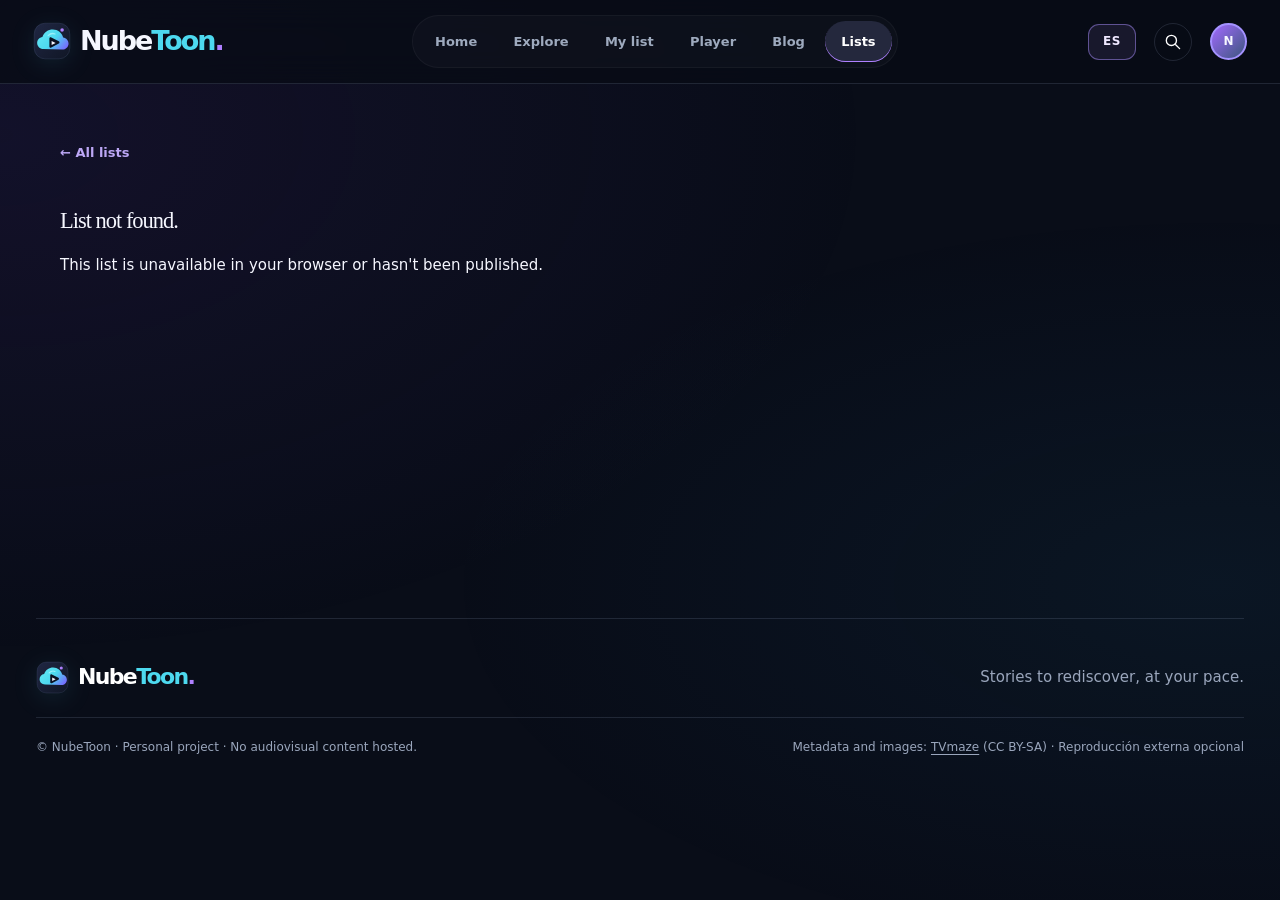
<file: lista-compartida.html>
<!doctype html>
<html lang="es"><head>
<meta charset="utf-8"><meta name="viewport" content="width=device-width,initial-scale=1">
<meta name="theme-color" content="#090d18"><meta name="description" content="NubeToon · Tu universo visual de series, carátulas oficiales y reproducción opcional.">
<meta http-equiv="Content-Security-Policy" content="default-src 'none'; script-src 'self'; style-src 'self'; img-src 'self' data: blob: https://static.tvmaze.com https://images.metahub.space https://image.tmdb.org; media-src blob:; frame-src https://videoapi.la; connect-src 'self' https://api.tvmaze.com https://*.strem.io https://videoapi.la; font-src 'self'; object-src 'none'; base-uri 'none'; form-action 'none'">
<title>Lista · NubeToon</title>
<link rel="icon" href="assets/art/favicon.svg" type="image/svg+xml"><link rel="stylesheet" href="styles/main.css?v=20261107api1">
<script defer src="scripts/i18n.js?v=20261107api1"></script><script defer src="data/catalog-fallback.js"></script><script defer src="scripts/core.js"></script><script defer src="scripts/api.js"></script><script defer src="scripts/videoapi.js?v=20261107api2"></script><script defer src="scripts/list-detail.js?v=20261107api1"></script>
</head>
<body data-page="lista-compartida"><a class="skip-link" href="#contenido">Saltar al contenido</a><div class="site">
<header class="site-header"><div class="header-wrap">
<a class="brand" href="index.html" aria-label="NubeToon, Inicio"><img class="logo-mark" src="assets/art/logo-mark.svg" alt="" width="38" height="38" decoding="async"><span>Nube<b>Toon</b><i>.</i></span></a>
<nav class="nav-desktop" aria-label="Navegación principal"><a href="index.html" class="nav-link" >Inicio</a><a href="catalogo.html" class="nav-link " >Explorar</a><a href="mi-lista.html" class="nav-link " >Mi lista</a><a href="reproductor.html" class="nav-link " >Reproductor</a><a href="blog.html" class="nav-link">Blog</a><a href="listas.html" class="nav-link is-active" aria-current="page">Listas</a></nav>
<div class="header-right"><a class="icon-link" href="catalogo.html" title="Buscar títulos" aria-label="Buscar títulos"><svg viewBox="0 0 24 24" aria-hidden="true"><circle cx="10.6" cy="10.6" r="6.4"/><path d="m16 16 5 5"/></svg></a><span class="nav-avatar" title="Catálogo personal">N</span></div>
</div></header>
<main id="contenido">
<section class="container shared-list-detail" id="sharedDetailMain">
 <a href="listas.html" class="blog-article-back">← Todas las listas</a>
 <button id="sharedShare" class="shared-share-btn" type="button" hidden>Compartir enlace</button><div id="sharedDetailContent"><p class="kicker">COLECCIONES / NUBETOON</p><h1>Cargando lista…</h1></div>
</section>
</main><footer class="site-footer container"><div class="footer-upper"><div class="brand"><img class="logo-mark" src="assets/art/logo-mark.svg" alt="" width="38" height="38" decoding="async"><span>Nube<b>Toon</b><i>.</i></span></div><p>Historias para volver a descubrir, a tu ritmo.</p></div>
<div class="footer-bottom"><span>© NubeToon · Proyecto personal · Sin contenido audiovisual alojado.</span><span>Metadatos e imágenes: <a href="https://www.tvmaze.com/" target="_blank" rel="noopener noreferrer">TVmaze</a> (CC BY-SA) · Reproducción externa opcional</span></div></footer>
<nav class="nav-mobile" aria-label="Navegación móvil"><a href="index.html" class=""><span>⌂</span>Inicio</a><a href="catalogo.html" class=""><span>⌕</span>Explorar</a><a href="mi-lista.html" class=""><span>♡</span>Mi lista</a><a href="reproductor.html" class=""><span>▷</span>Ver</a><a href="blog.html"><span>✎</span>Blog</a><a href="listas.html" class="is-active"><span>▦</span>Listas</a></nav><div class="toast-stack" id="toastStack" role="status" aria-live="polite"></div></div></body></html>
</file>
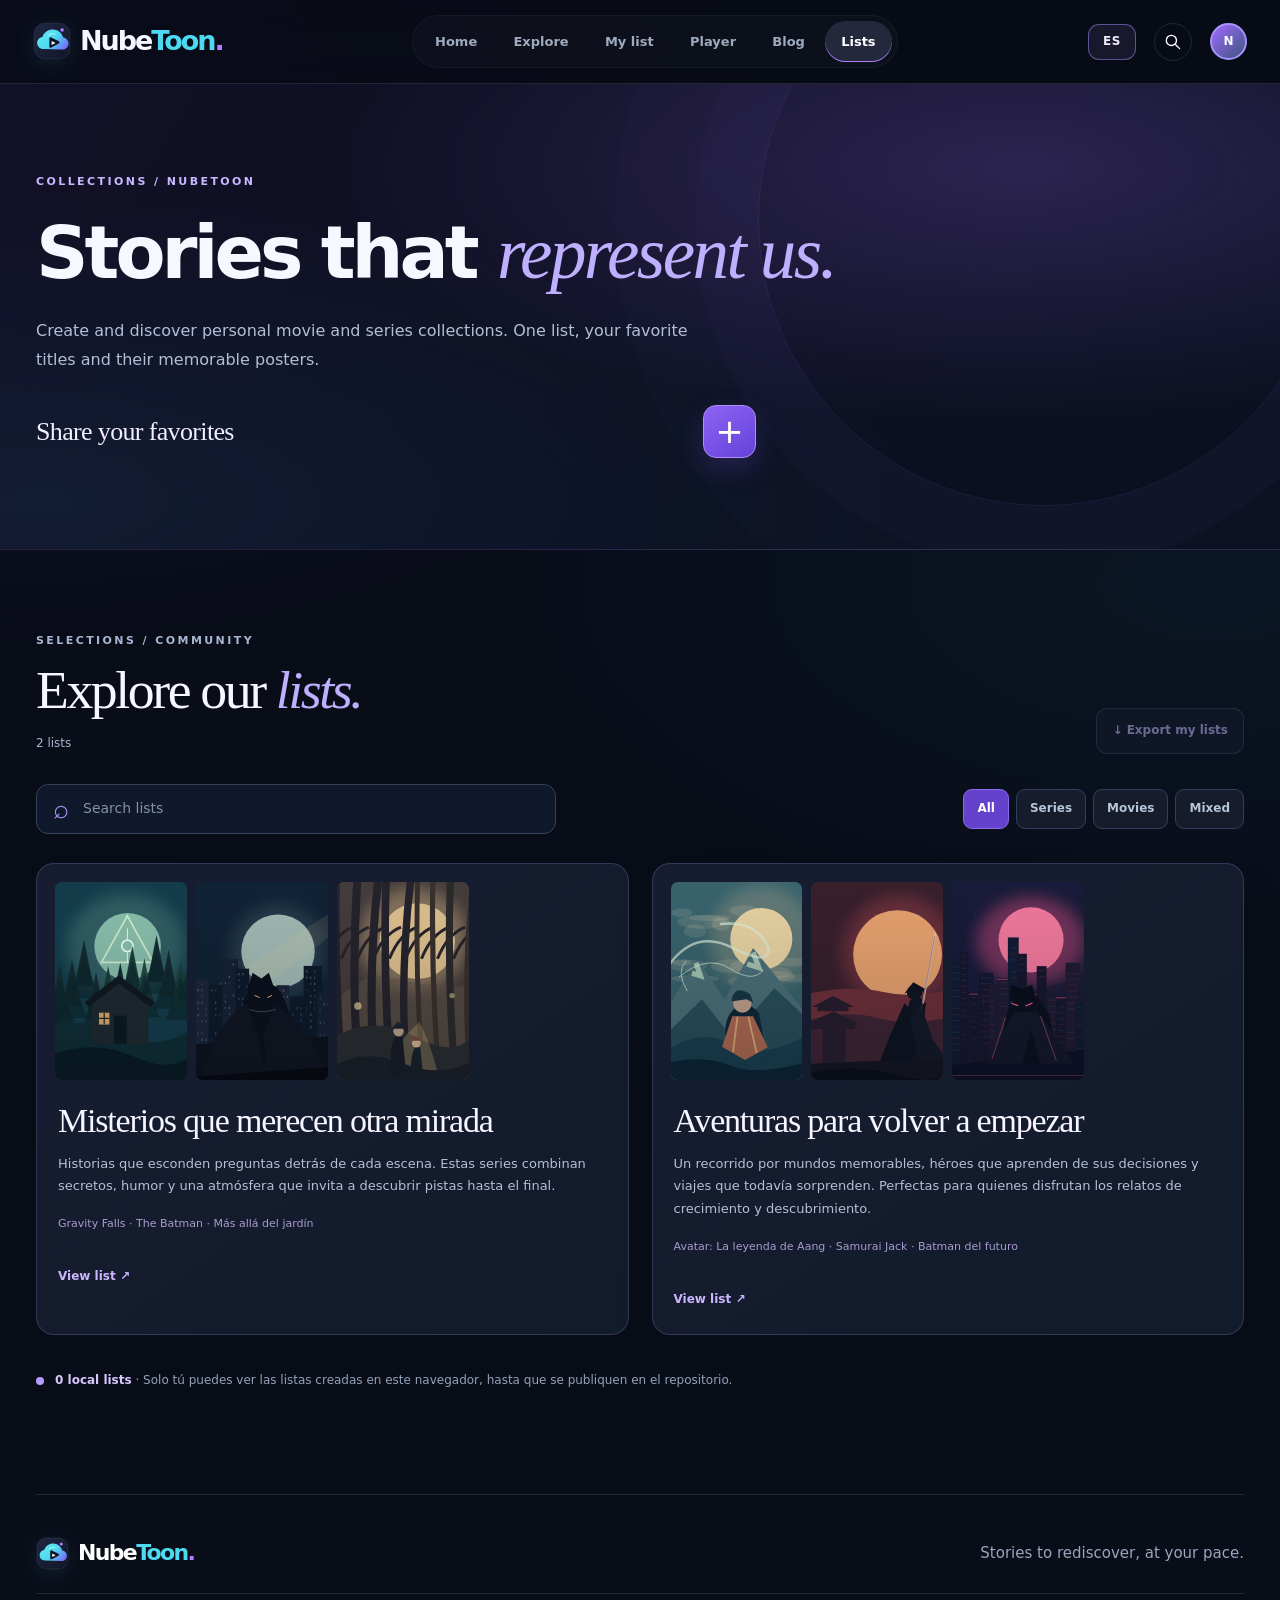
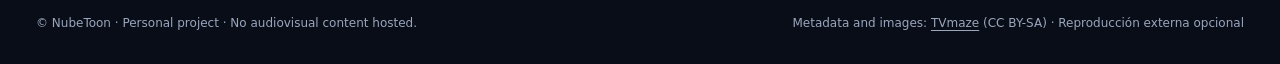
<file: listas.html>
<!doctype html>
<html lang="es"><head>
<meta charset="utf-8"><meta name="viewport" content="width=device-width,initial-scale=1">
<meta name="theme-color" content="#090d18"><meta name="description" content="NubeToon · Tu universo visual de series, carátulas oficiales y reproducción opcional.">
<meta http-equiv="Content-Security-Policy" content="default-src 'none'; script-src 'self'; style-src 'self'; img-src 'self' data: blob: https://static.tvmaze.com https://images.metahub.space https://image.tmdb.org; media-src blob:; frame-src https://videoapi.la; connect-src 'self' https://api.tvmaze.com https://*.strem.io https://videoapi.la; font-src 'self'; object-src 'none'; base-uri 'none'; form-action 'none'">
<title>Listas compartidas · NubeToon</title>
<link rel="icon" href="assets/art/favicon.svg" type="image/svg+xml"><link rel="stylesheet" href="styles/main.css?v=20261107api1">
<script defer src="scripts/i18n.js?v=20261107api1"></script><script defer src="data/catalog-fallback.js"></script><script defer src="scripts/core.js"></script><script defer src="scripts/api.js"></script><script defer src="scripts/videoapi.js?v=20261107api2"></script><script defer src="scripts/lists.js?v=20261107api1"></script>
</head>
<body data-page="listas"><a class="skip-link" href="#contenido">Saltar al contenido</a><div class="site">
<header class="site-header"><div class="header-wrap">
<a class="brand" href="index.html" aria-label="NubeToon, Inicio"><img class="logo-mark" src="assets/art/logo-mark.svg" alt="" width="38" height="38" decoding="async"><span>Nube<b>Toon</b><i>.</i></span></a>
<nav class="nav-desktop" aria-label="Navegación principal"><a href="index.html" class="nav-link" >Inicio</a><a href="catalogo.html" class="nav-link " >Explorar</a><a href="mi-lista.html" class="nav-link " >Mi lista</a><a href="reproductor.html" class="nav-link " >Reproductor</a><a href="blog.html" class="nav-link">Blog</a><a href="listas.html" class="nav-link is-active" aria-current="page">Listas</a></nav>
<div class="header-right"><a class="icon-link" href="catalogo.html" title="Buscar títulos" aria-label="Buscar títulos"><svg viewBox="0 0 24 24" aria-hidden="true"><circle cx="10.6" cy="10.6" r="6.4"/><path d="m16 16 5 5"/></svg></a><span class="nav-avatar" title="Catálogo personal">N</span></div>
</div></header>
<main id="contenido">
<section class="blog-hero shared-list-hero">
 <div class="container blog-hero-content">
  <p class="kicker">COLECCIONES / NUBETOON</p>
  <h1>Historias que <em>nos representan.</em></h1>
  <p class="blog-hero-description">Crea y descubre selecciones personales de películas y series. Una lista, tus títulos favoritos y las carátulas que los hacen inolvidables.</p>
  <div class="blog-hero-actions"><div class="blog-invite shared-list-invite">
    <span>Comparte tus gustos</span>
    <button id="sharedCompose" class="blog-compose-square" type="button" aria-controls="sharedEditor" aria-expanded="false" aria-label="Crear lista" title="Crear lista">+</button>
  </div></div>
 </div>
</section>
<section class="container blog-editor-shell shared-list-editor" id="sharedEditor" hidden aria-labelledby="sharedEditorHeading">
 <div class="blog-editor-intro"><div><p class="kicker">EDITOR / LISTAS</p><h2 id="sharedEditorHeading">Nueva lista</h2></div><p>Cada selección contiene un título, una descripción y carátulas de películas o series. No se incluyen episodios.</p></div>
 <form id="sharedForm" class="blog-form">
  <label>Título de la lista <input id="sharedTitle" name="title" maxlength="120" placeholder="Ej.: Mis series imprescindibles" required></label>
  <label>Descripción <textarea id="sharedDescription" name="description" rows="4" maxlength="1200" required placeholder="Cuéntanos por qué elegiste estas historias…"></textarea></label>
  <section class="blog-media-chooser" aria-label="Añadir películas y series">
    <div class="shared-picker-heading"><span class="blog-field-title">Añade películas y series</span><span id="sharedCount" class="shared-selection-count">0 / 20</span></div>
    <div class="blog-media-switch" role="group" aria-label="Tipo de contenido">
      <button class="blog-media-kind" type="button" data-shared-kind="movie" aria-pressed="false">Película</button>
      <button class="blog-media-kind is-active" type="button" data-shared-kind="series" aria-pressed="true">Serie</button>
    </div>
    <label>Buscar un título <input id="sharedMediaSearch" type="search" autocomplete="off" placeholder="Buscar serie…" aria-controls="sharedSearchResults"></label>
    <p id="sharedSearchStatus" class="blog-media-status" role="status" aria-live="polite">Selecciona títulos para construir tu lista.</p>
    <div id="sharedSearchResults" class="blog-media-results" role="group" aria-label="Resultados de búsqueda"></div>
    <div class="shared-selected-list" id="sharedSelected" aria-label="Títulos seleccionados"></div>
  </section>
  <div class="blog-editor-bottom"><p>Estas listas se guardan en tu navegador. Para compartirlas públicamente, hay que añadir su JSON al repositorio.</p>
    <div class="blog-form-buttons"><button id="sharedCancel" type="button" class="btn btn-outline">Cancelar</button><button id="sharedSave" type="submit" class="btn btn-primary">Guardar lista</button></div>
  </div>
 </form>
</section>
<section id="sharedStart" class="container blog-list-section">
 <div class="blog-list-heading"><div><p class="kicker">SELECCIONES / COMUNIDAD</p><h2>Explora nuestras <em>listas.</em></h2><p id="sharedResultsCount" class="blog-counter">Cargando listas…</p></div>
   <button id="sharedExport" class="blog-export" type="button" disabled>↓ Exportar mis listas</button>
 </div>
 <div class="blog-filters shared-filters">
  <label class="blog-search"><span aria-hidden="true">⌕</span><input type="search" id="sharedListSearch" placeholder="Buscar listas…" aria-label="Buscar listas" autocomplete="off"></label>
  <div class="blog-filter-buttons" role="group" aria-label="Filtrar listas">
    <button type="button" class="blog-filter is-active" data-shared-filter="all" aria-pressed="true">Todas</button>
    <button type="button" class="blog-filter" data-shared-filter="series" aria-pressed="false">Series</button>
    <button type="button" class="blog-filter" data-shared-filter="movies" aria-pressed="false">Películas</button>
    <button type="button" class="blog-filter" data-shared-filter="mixed" aria-pressed="false">Mixtas</button>
  </div>
 </div>
 <div id="sharedCards" class="shared-list-grid" aria-live="polite"></div>
 <div id="sharedEmpty" class="blog-empty" hidden><h3>No hay listas para mostrar.</h3><p>Prueba otra búsqueda o crea tu primera selección.</p></div>
 <div class="blog-storage-note"><span class="blog-storage-dot" aria-hidden="true"></span><p><b id="sharedLocalCount">0 listas locales</b> · Solo tú puedes ver las listas creadas en este navegador, hasta que se publiquen en el repositorio.</p></div>
</section>
</main><footer class="site-footer container"><div class="footer-upper"><div class="brand"><img class="logo-mark" src="assets/art/logo-mark.svg" alt="" width="38" height="38" decoding="async"><span>Nube<b>Toon</b><i>.</i></span></div><p>Historias para volver a descubrir, a tu ritmo.</p></div>
<div class="footer-bottom"><span>© NubeToon · Proyecto personal · Sin contenido audiovisual alojado.</span><span>Metadatos e imágenes: <a href="https://www.tvmaze.com/" target="_blank" rel="noopener noreferrer">TVmaze</a> (CC BY-SA) · Reproducción externa opcional</span></div></footer>
<nav class="nav-mobile" aria-label="Navegación móvil"><a href="index.html" class=""><span>⌂</span>Inicio</a><a href="catalogo.html" class=""><span>⌕</span>Explorar</a><a href="mi-lista.html" class=""><span>♡</span>Mi lista</a><a href="reproductor.html" class=""><span>▷</span>Ver</a><a href="blog.html"><span>✎</span>Blog</a><a href="listas.html" class="is-active"><span>▦</span>Listas</a></nav><div class="toast-stack" id="toastStack" role="status" aria-live="polite"></div></div></body></html>
</file>
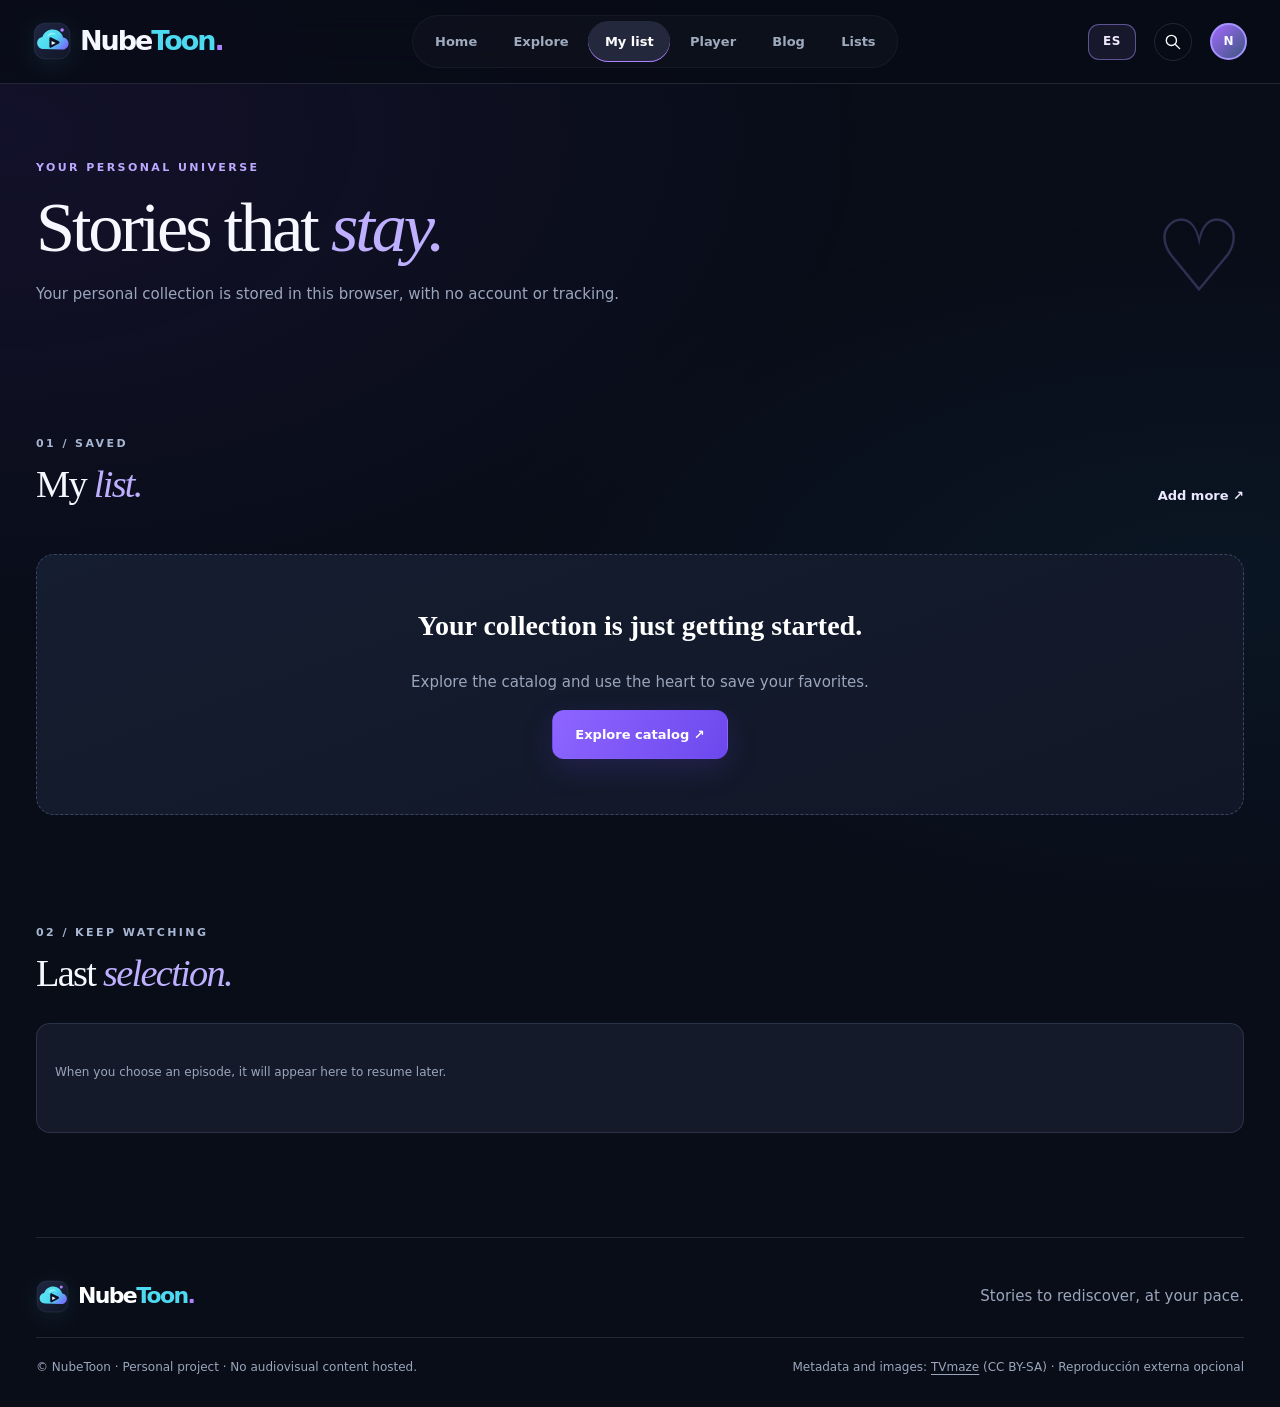
<file: mi-lista.html>
<!doctype html>
<html lang="es"><head>
<meta charset="utf-8"><meta name="viewport" content="width=device-width,initial-scale=1">
<meta name="theme-color" content="#090d18"><meta name="description" content="NubeToon · Tu universo visual de series, carátulas oficiales y reproducción opcional.">
<meta http-equiv="Content-Security-Policy" content="default-src 'none'; script-src 'self'; style-src 'self'; img-src 'self' data: blob: https://static.tvmaze.com https://images.metahub.space https://image.tmdb.org; media-src blob:; frame-src https://videoapi.la; connect-src 'self' https://api.tvmaze.com https://*.strem.io https://videoapi.la; font-src 'self'; object-src 'none'; base-uri 'none'; form-action 'none'">
<title>Mi lista · NubeToon</title>
<link rel="icon" href="assets/art/favicon.svg" type="image/svg+xml"><link rel="stylesheet" href="styles/main.css?v=20261107api1">
<script defer src="scripts/i18n.js?v=20261107api1"></script><script defer src="data/catalog-fallback.js"></script><script defer src="scripts/core.js"></script><script defer src="scripts/api.js"></script><script defer src="scripts/videoapi.js?v=20261107api2"></script><script defer src="scripts/app.js?v=20261107api2"></script>
</head><body data-page="lista"><a class="skip-link" href="#contenido">Saltar al contenido</a>
<div class="site"><header class="site-header"><div class="header-wrap">
<a class="brand" href="index.html" aria-label="NubeToon, Inicio"><img class="logo-mark" src="assets/art/logo-mark.svg" alt="" width="38" height="38" decoding="async"><span>Nube<b>Toon</b><i>.</i></span></a>
<nav class="nav-desktop" aria-label="Navegación principal"><a href="index.html" class="nav-link " >Inicio</a><a href="catalogo.html" class="nav-link " >Explorar</a><a href="mi-lista.html" class="nav-link is-active" aria-current="page">Mi lista</a><a href="reproductor.html" class="nav-link " >Reproductor</a><a href="blog.html" class="nav-link">Blog</a><a href="listas.html" class="nav-link">Listas</a></nav>
<div class="header-right"><a class="icon-link" href="catalogo.html" title="Buscar títulos" aria-label="Buscar títulos"><svg viewBox="0 0 24 24" aria-hidden="true"><circle cx="10.6" cy="10.6" r="6.4"/><path d="m16 16 5 5"/></svg></a><span class="nav-avatar" title="Catálogo personal">N</span></div>
</div></header><main id="contenido"><section class="page-intro container"><div class="kicker">TU UNIVERSO PERSONAL</div><div class="intro-layout"><div><h1>Historias que <em>se quedan.</em></h1><p>Tu selección personal está guardada en este navegador, sin registro ni seguimiento.</p></div><div class="intro-mark">♡</div></div></section><section class="container section"><div class="section-heading"><div><p class="kicker">01 / GUARDADOS</p><h2>Mi <em>lista.</em></h2></div><a class="text-link" href="catalogo.html">Añadir más ↗</a></div><div class="card-grid poster-grid" id="favoritesGrid" aria-live="polite"></div><div id="savedEmpty" class="empty-state" hidden><h3>Tu colección todavía está por comenzar.</h3><p>Explora el catálogo y usa el corazón para guardar tus historias favoritas.</p><a class="btn btn-primary" href="catalogo.html">Explorar el catálogo ↗</a></div></section><section class="container section"><div class="section-heading"><div><p class="kicker">02 / CONTINÚA</p><h2>Última <em>selección.</em></h2></div></div><div id="lastViewed" class="last-viewed"></div></section></main>
<footer class="site-footer container"><div class="footer-upper"><div class="brand"><img class="logo-mark" src="assets/art/logo-mark.svg" alt="" width="38" height="38" decoding="async"><span>Nube<b>Toon</b><i>.</i></span></div><p>Historias para volver a descubrir, a tu ritmo.</p></div>
<div class="footer-bottom"><span>© NubeToon · Proyecto personal · Sin contenido audiovisual alojado.</span><span>Metadatos e imágenes: <a href="https://www.tvmaze.com/" target="_blank" rel="noopener noreferrer">TVmaze</a> (CC BY-SA) · Reproducción externa opcional</span></div></footer>
<nav class="nav-mobile" aria-label="Navegación móvil"><a href="index.html" class=""><span>⌂</span>Inicio</a><a href="catalogo.html" class=""><span>⌕</span>Explorar</a><a href="mi-lista.html" class="is-active"><span>♡</span>Mi lista</a><a href="reproductor.html" class=""><span>▷</span>Ver</a><a href="blog.html"><span>✎</span>Blog</a><a href="listas.html"><span>▦</span>Listas</a></nav>
<div class="toast-stack" id="toastStack" role="status" aria-live="polite"></div>
</div></body></html>
</file>
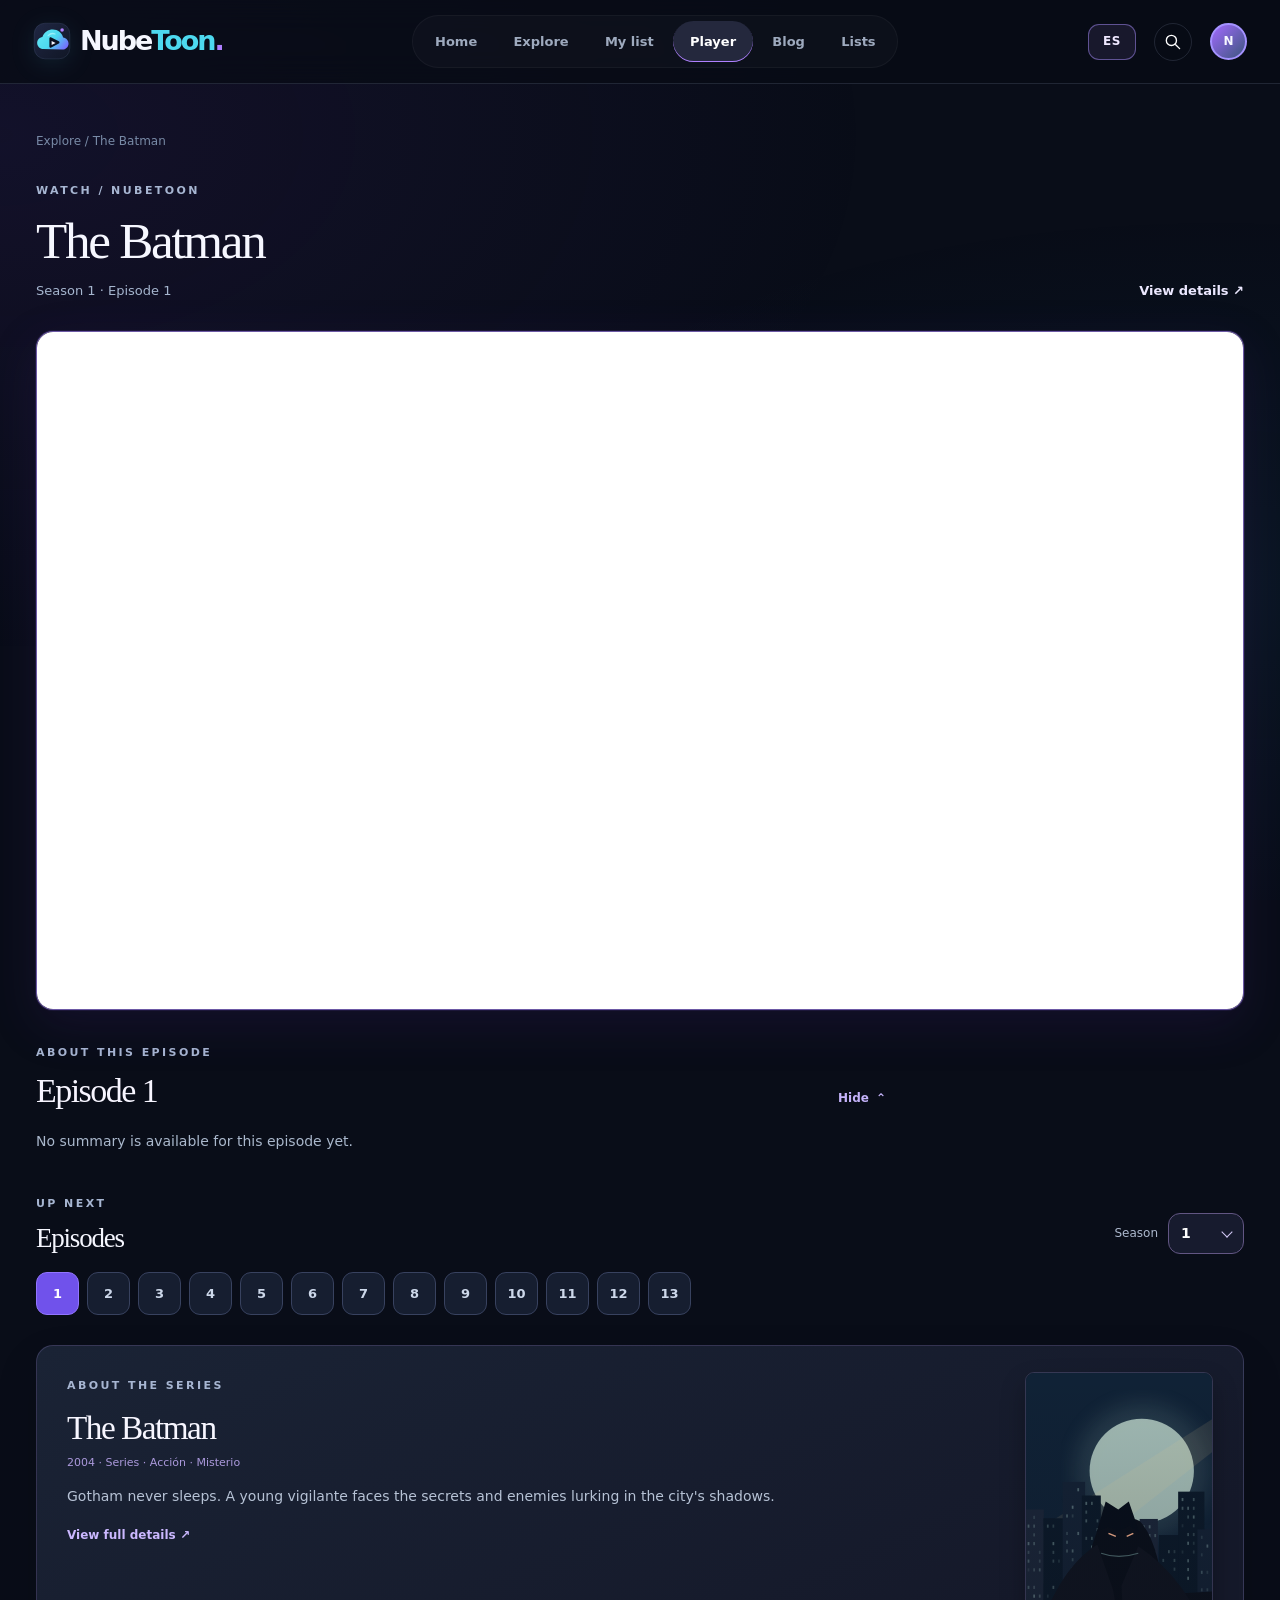
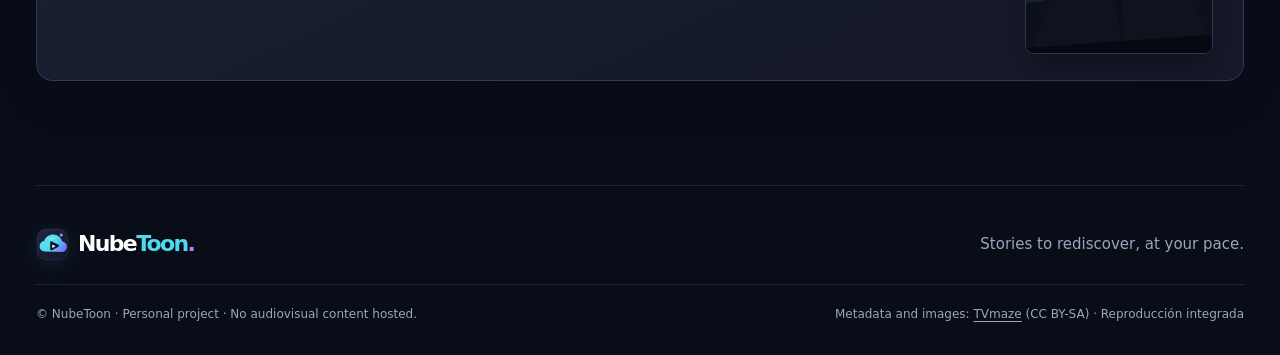
<file: reproductor.html>
<!doctype html>
<html lang="es"><head>
<meta charset="utf-8"><meta name="viewport" content="width=device-width,initial-scale=1">
<meta name="theme-color" content="#090d18"><meta name="description" content="NubeToon · Tu universo visual de series, carátulas oficiales y reproducción opcional.">
<meta http-equiv="Content-Security-Policy" content="default-src 'none'; script-src 'self'; style-src 'self'; img-src 'self' data: blob: https://static.tvmaze.com https://images.metahub.space https://image.tmdb.org; media-src blob:; frame-src https://videoapi.la; connect-src 'self' https://api.tvmaze.com https://*.strem.io https://videoapi.la; font-src 'self'; object-src 'none'; base-uri 'none'; form-action 'none'">
<title>Reproductor · NubeToon</title>
<link rel="icon" href="assets/art/favicon.svg" type="image/svg+xml"><link rel="stylesheet" href="styles/main.css?v=20261107api1">
<script defer src="scripts/i18n.js?v=20261107api1"></script><script defer src="data/catalog-fallback.js"></script><script defer src="scripts/core.js"></script><script defer src="scripts/api.js"></script><script defer src="scripts/videoapi.js?v=20261107api2"></script><script defer src="scripts/app.js?v=20261107api2"></script>
</head><body data-page="reproductor"><a class="skip-link" href="#contenido">Saltar al contenido</a>
<div class="site"><header class="site-header"><div class="header-wrap">
<a class="brand" href="index.html" aria-label="NubeToon, Inicio"><img class="logo-mark" src="assets/art/logo-mark.svg" alt="" width="38" height="38" decoding="async"><span>Nube<b>Toon</b><i>.</i></span></a>
<nav class="nav-desktop" aria-label="Navegación principal"><a href="index.html" class="nav-link " >Inicio</a><a href="catalogo.html" class="nav-link " >Explorar</a><a href="mi-lista.html" class="nav-link " >Mi lista</a><a href="reproductor.html" class="nav-link is-active" aria-current="page">Reproductor</a><a href="blog.html" class="nav-link">Blog</a><a href="listas.html" class="nav-link">Listas</a></nav>
<div class="header-right"><a class="icon-link" href="catalogo.html" title="Buscar títulos" aria-label="Buscar títulos"><svg viewBox="0 0 24 24" aria-hidden="true"><circle cx="10.6" cy="10.6" r="6.4"/><path d="m16 16 5 5"/></svg></a><span class="nav-avatar" title="Catálogo personal">N</span></div>
</div></header><main id="contenido"><section class="container player-wrap"><div class="player-breadcrumb"><a href="catalogo.html">Explorar</a><span> / </span><a id="playerBreadcrumb" href="catalogo.html">Reproductor</a></div><div class="player-heading"><div><span class="kicker">SALA DE REPRODUCCIÓN / NUBETOON</span><h1><a id="playerTitle" href="catalogo.html" title="Abrir ficha de la serie">Tu propia <em>pantalla.</em></a></h1><p id="playerSubtitle">Reproducción integrada · Series y películas</p></div><a class="text-link" id="playerDetailLink" href="catalogo.html">Ver detalles ↗</a></div>
<div class="player-layout">
  <div class="player-main">
    <div class="player-screen" id="videoScreen" aria-label="Reproductor de NubeToon">
      <div class="player-placeholder"><div class="player-play-symbol">▷</div><h2>Preparando episodio…</h2><p>El vídeo se carga automáticamente.</p></div>
    </div>
    <div class="screen-footer sr-only">
      <div id="playerStatus" role="status" aria-live="polite">Preparando el vídeo…</div>
      
    </div>
    <section class="watch-episode-summary" aria-labelledby="episodeSynopsisHeading">
      <div class="watch-episode-summary-head">
        <div>
          <span class="kicker">ACERCA DEL CAPÍTULO</span>
          <h2 id="episodeSynopsisHeading">Resumen del episodio</h2>
        </div>
        <button type="button" id="toggleEpisodeSynopsis" class="summary-toggle" aria-expanded="true" aria-controls="episodeSynopsisText">Esconder <span aria-hidden="true">⌃</span></button>
      </div>
      <p id="episodeSynopsisText">Cargando la información del capítulo…</p>
    </section>
    <section class="player-next" aria-labelledby="nextHeading">
      <div class="player-next-header">
        <div><p class="kicker">A CONTINUACIÓN</p><h2 id="nextHeading">Episodios</h2></div>
        <div class="player-season-control season-menu" id="playerSeasonPicker">
<span class="season-label" id="playerSeasonLabel">Temporada</span>
<select class="season-native-select" id="playerSeason" aria-hidden="true" tabindex="-1" hidden></select>
<button type="button" class="season-menu-trigger" id="playerSeasonTrigger" aria-haspopup="dialog" aria-expanded="false" aria-controls="playerSeasonPanel" aria-labelledby="playerSeasonLabel playerSeasonValue">
<span id="playerSeasonValue">1</span><span class="season-menu-chevron" aria-hidden="true"></span>
</button>
<div class="season-menu-panel" id="playerSeasonPanel" role="dialog" aria-labelledby="playerSeasonPanelTitle" hidden>
<div class="season-menu-top"><h3 id="playerSeasonPanelTitle">Temporadas</h3><button class="season-menu-dismiss" type="button" id="playerSeasonDismiss" aria-label="Cerrar menú">×</button></div>
<div class="season-menu-choices" id="playerSeasonChoices" role="group" aria-label="Temporadas"></div>
</div>
</div>
      </div>
      <div id="playerEpisodeChips" class="player-episodes" aria-label="Elegir capítulo"></div>
    </section>
  </div>
  <aside class="series-info-aside" aria-label="Información de la serie">
    <article class="series-info-card">
      <div class="series-info-content">
        <span class="kicker" id="seriesInfoKicker">SOBRE LA SERIE</span>
        <h2><a id="seriesInfoTitle" href="catalogo.html">Serie</a></h2>
        <p class="series-info-meta" id="seriesInfoMeta"></p>
        <p class="series-info-description" id="seriesInfoDescription">Información de la serie.</p>
        <a id="seriesInfoLink" class="series-info-link" href="catalogo.html">Ver ficha completa <span aria-hidden="true">↗</span></a>
      </div>
      <a id="seriesInfoPosterLink" class="series-info-poster-link" href="catalogo.html" aria-label="Abrir ficha de la serie">
        <img id="seriesInfoPoster" src="assets/art/default.svg" alt="Portada de la serie" loading="lazy" decoding="async">
      </a>
    </article>
  </aside>
</div></section></main>
<footer class="site-footer container"><div class="footer-upper"><div class="brand"><img class="logo-mark" src="assets/art/logo-mark.svg" alt="" width="38" height="38" decoding="async"><span>Nube<b>Toon</b><i>.</i></span></div><p>Historias para volver a descubrir, a tu ritmo.</p></div>
<div class="footer-bottom"><span>© NubeToon · Proyecto personal · Sin contenido audiovisual alojado.</span><span>Metadatos e imágenes: <a href="https://www.tvmaze.com/" target="_blank" rel="noopener noreferrer">TVmaze</a> (CC BY-SA) · Reproducción integrada</span></div></footer>
<nav class="nav-mobile" aria-label="Navegación móvil"><a href="index.html" class=""><span>⌂</span>Inicio</a><a href="catalogo.html" class=""><span>⌕</span>Explorar</a><a href="mi-lista.html" class=""><span>♡</span>Mi lista</a><a href="reproductor.html" class="is-active"><span>▷</span>Ver</a><a href="blog.html"><span>✎</span>Blog</a><a href="listas.html"><span>▦</span>Listas</a></nav>
<div class="toast-stack" id="toastStack" role="status" aria-live="polite"></div>
</div></body></html>
</file>
<file: styles/main.css>
/* NubeToon — multi-page design system. No remote fonts, no third-party CSS. */
:root{color-scheme:dark;--bg:#090d18;--bg2:#101625;--panel:#151c2c;--panel2:#1c2537;--purple:#7c5cff;--purple2:#af80ff;--cyan:#4dd9ef;--gold:#ffcf8c;--white:#f6f7ff;--muted:#9aa6bc;--line:rgba(200,216,251,.13);--radius:19px;--max:1300px;--ease:cubic-bezier(.22,1,.36,1)}
*{box-sizing:border-box}html{scroll-behavior:smooth}body{margin:0;font:15px/1.65 Inter,'Segoe UI',system-ui,-apple-system,sans-serif;background:var(--bg);color:var(--white);min-width:320px}body::before{content:"";position:fixed;inset:0;z-index:-1;background:radial-gradient(ellipse at 0 15%,rgba(89,48,165,.13),transparent 48%),radial-gradient(ellipse at 95% 65%,rgba(35,142,197,.07),transparent 45%);pointer-events:none}h1,h2,h3,p{margin-top:0}h1,h2,h3{line-height:1.15}h1,h2{letter-spacing:-.045em}h1,h2,.serif{font-family:Georgia,'Times New Roman',serif;font-weight:500}h1 em,h2 em{color:#bfafff;font-style:italic}a{color:inherit;text-decoration:none}button,input,select{font:inherit}button{cursor:pointer}button:disabled{cursor:not-allowed;opacity:.52}img{max-width:100%;display:block}svg{fill:none;stroke:currentColor;stroke-width:1.7;stroke-linecap:round;stroke-linejoin:round}a:focus-visible,button:focus-visible,input:focus-visible,select:focus-visible{outline:2px solid var(--cyan);outline-offset:3px}[hidden]{display:none!important}.container{width:min(var(--max),calc(100% - 72px));margin-inline:auto}.skip-link{position:absolute;z-index:1000;top:-80px;left:20px;padding:12px;background:white;color:#111}.skip-link:focus{top:12px}.site-header{z-index:30;position:relative;background:rgba(8,12,22,.8);border-bottom:1px solid var(--line);backdrop-filter:blur(16px)}.header-wrap{width:min(1420px,calc(100% - 66px));min-height:83px;margin:auto;display:flex;align-items:center;justify-content:space-between;gap:24px}.brand{font-size:27px;letter-spacing:-.075em;display:inline-flex;align-items:center;gap:9px;font-weight:750;white-space:nowrap}.brand b{color:var(--cyan);font-weight:750}.brand i{font-style:normal;color:var(--purple2)}.cloud-mark{font-size:30px;line-height:1;color:var(--cyan);text-shadow:0 0 20px rgba(62,209,239,.25)}.nav-desktop{display:flex;gap:5px;align-items:center;background:rgba(255,255,255,.025);border:1px solid rgba(255,255,255,.04);border-radius:99px;padding:5px}.nav-link{font-size:13px;font-weight:660;color:#9eaabe;padding:10px 22px;border-radius:99px;transition:.25s}.nav-link:hover,.nav-link.is-active{background:#24283d;color:#fff}.nav-link.is-active{box-shadow:inset 0 -1px var(--purple2)}.header-right{display:flex;align-items:center;gap:18px}.icon-link{width:38px;height:38px;display:grid;place-items:center;color:white;border:1px solid var(--line);border-radius:100%}.icon-link svg{width:19px}.nav-avatar{height:37px;width:37px;display:grid;place-items:center;border:2px solid #a492ff;background:linear-gradient(135deg,#a26aff,#3c567d);border-radius:50%;font-size:12px;font-weight:900}.nav-mobile{display:none}.site-footer{border-top:1px solid var(--line);margin-top:104px;padding:40px 0 30px;color:var(--muted)}.footer-upper{display:flex;align-items:center;justify-content:space-between;gap:20px}.footer-upper .brand{font-size:22px;color:white}.footer-upper .cloud-mark{font-size:24px}.footer-upper p{margin:0}.footer-bottom{border-top:1px solid var(--line);padding-top:20px;margin-top:22px;display:flex;gap:14px;justify-content:space-between;font-size:12px}.footer-bottom a{text-decoration:underline;text-underline-offset:3px}.kicker{font-size:11px;letter-spacing:.22em;text-transform:uppercase;font-weight:800;color:#a7b6d2;margin-bottom:10px}.eyebrow{display:flex;align-items:center;gap:15px;font-size:11px;letter-spacing:.22em;font-weight:800;color:#e4e9ff}.eyebrow-line{display:inline-block;width:22px;height:2px;background:var(--purple)}.tiny-label{font-size:10px;color:#8b9cb8}.hero{min-height:650px;position:relative;overflow:hidden;isolation:isolate;background:#0c1425}.hero-backdrop,.hero-overlay{position:absolute;inset:0}.hero-backdrop{background-image:url('../assets/art/hero.svg');background-size:cover;background-position:center 48%;transform:scale(1.035);animation:heroZoom 16s var(--ease) both}.hero-overlay{background:linear-gradient(90deg,#090d18 6%,rgba(9,13,24,.94) 28%,rgba(9,13,24,.54) 57%,rgba(9,13,24,.08) 100%),linear-gradient(0deg,#090d18 2%,transparent 35%)}.hero-decoration{position:absolute;right:-2%;bottom:-14%;font-size:300px;font-family:Georgia,serif;font-weight:900;line-height:1;color:rgba(255,255,255,.03);pointer-events:none}.hero-content{position:relative;z-index:2;padding-top:117px;padding-bottom:115px}.hero-content>*{max-width:625px}.hero-tag{font-size:12px;letter-spacing:.15em;font-weight:760;color:#cbbfff;display:flex;gap:10px;align-items:center;margin-top:43px;margin-bottom:19px}.pulse-dot{height:7px;width:7px;background:#bb83ff;box-shadow:0 0 12px #bb83ff;border-radius:50%}.hero h1{font-size:clamp(53px,6.1vw,92px);line-height:1.04;margin:0 0 22px;max-width:740px;text-wrap:balance}.hero h1 em{display:inline;color:#d2c7ff}.hero p{font-size:16px;line-height:1.85;color:#bfccdf;max-width:485px}.hero-actions,.detail-actions{display:flex;gap:12px;align-items:center;flex-wrap:wrap;margin-top:30px}.btn{border:1px solid transparent;border-radius:12px;padding:12px 22px;min-height:49px;display:inline-flex;align-items:center;justify-content:center;gap:11px;font-size:13px;font-weight:750;transition:transform .25s,background .25s,box-shadow .25s}.btn:hover{transform:translateY(-2px)}.btn-primary{background:linear-gradient(120deg,#8e65ff,#6c48ed);color:white;box-shadow:0 10px 30px rgba(101,68,225,.19)}.btn-primary:hover{box-shadow:0 12px 37px rgba(126,77,250,.37)}.btn-outline{background:rgba(15,22,38,.42);border-color:rgba(209,219,255,.37);color:white;backdrop-filter:blur(12px)}.btn-outline:hover{background:rgba(89,73,141,.23)}.hero-footnote{margin-top:58px;display:flex;align-items:center;gap:12px;font-size:10px;font-weight:800;letter-spacing:.15em;color:#a9b7cd}.tag-dot{width:7px;height:7px;border:1px solid #e4d9ff;border-radius:50%}.hero-rule{width:38px;height:1px;background:rgba(255,255,255,.27)}.hero-side{position:absolute;right:35px;top:25%;bottom:50px;z-index:2;display:flex;align-items:center;justify-content:space-between;flex-direction:column}.vertical-label{writing-mode:vertical-rl;font-size:10px;font-weight:800;letter-spacing:.27em;color:#f4ebff;opacity:.78}.hero-index{font-size:12px;letter-spacing:.18em}.section{padding-top:89px}.first-section{padding-top:25px}.section-heading{display:flex;align-items:flex-end;justify-content:space-between;gap:20px;margin-bottom:28px}.section-heading h2{font-size:clamp(30px,3vw,46px);margin:0}.section-heading p{margin:0 0 9px}.text-link{font-size:13px;font-weight:800;white-space:nowrap;color:#ece8ff;transition:color .2s}.text-link:hover{color:var(--purple2)}.text-link span{margin-left:6px;color:var(--purple2)}.card-grid{display:grid;gap:20px}.poster-grid{grid-template-columns:repeat(6,minmax(0,1fr))}.media-card{position:relative;min-width:0}.poster-link{border-radius:13px;aspect-ratio:2/3;display:block;position:relative;overflow:hidden;background:linear-gradient(140deg,#273558,#161e32);border:1px solid rgba(255,255,255,.12);transition:transform .36s var(--ease),border-color .36s}.poster-link:hover{transform:translateY(-5px);border-color:#8b79e9}.poster-link img{height:100%;width:100%;object-fit:cover;transition:transform .75s var(--ease)}.poster-link:hover img{transform:scale(1.065)}.poster-shade{position:absolute;inset:36% 0 0;background:linear-gradient(0deg,#090d18,rgba(9,13,24,.2) 70%,transparent)}.poster-tag{position:absolute;left:11px;top:12px;border-radius:5px;padding:4px 7px;background:rgba(10,15,27,.74);border:1px solid rgba(255,255,255,.17);font-size:9px;font-weight:850;letter-spacing:.13em}.poster-play{position:absolute;left:12px;bottom:12px;width:35px;height:35px;border-radius:50%;display:grid;place-items:center;background:var(--purple);box-shadow:0 3px 18px rgba(111,80,246,.45);transform:translateY(55px);opacity:0;transition:.35s var(--ease)}.poster-link:hover .poster-play{transform:translateY(0);opacity:1}.card-favorite{z-index:4;position:absolute;right:10px;top:10px;border:1px solid rgba(255,255,255,.25);width:33px;height:33px;color:white;font-size:20px;display:grid;place-items:center;background:rgba(8,12,24,.73);border-radius:50%;line-height:1}.card-favorite:hover,.card-favorite.is-saved{background:#6f51e9;color:white}.media-info{padding:12px 1px 0}.media-info h3{font-family:inherit;font-size:14px;letter-spacing:-.01em;font-weight:800;line-height:1.35;margin:0 0 3px}.media-info h3 a:hover{color:#bfaeff}.media-info p{font-size:12px;color:#8899b3;margin:0}.skeleton-card{aspect-ratio:2/3;border:1px solid var(--line);border-radius:14px;background:linear-gradient(100deg,#182133,#283349,#172033);background-size:200% 100%;animation:shimmer 1.3s linear infinite}.editorial-band{background:linear-gradient(105deg,#1b1c36,#15182d);border:1px solid var(--line);border-radius:28px;margin-top:105px;min-height:360px;display:grid;grid-template-columns:1fr 1.1fr;overflow:hidden}.editorial-band>div:first-child{padding:64px 54px;align-self:center;z-index:1}.editorial-band h2{font-size:clamp(37px,4vw,60px);margin:0 0 12px}.editorial-band p{color:#b3bfd5;max-width:440px;margin-bottom:27px}.editorial-art{position:relative;overflow:hidden;min-height:330px}.editorial-art:after{content:"";position:absolute;inset:0;background:linear-gradient(90deg,#191b33 0%,transparent 40%)}.editorial-art img{width:100%;height:100%;object-fit:cover}.compact-grid{display:grid;grid-template-columns:repeat(3,minmax(0,1fr));gap:20px}.compact-card{display:flex;align-items:center;gap:15px;padding:12px;background:#151b2b;border:1px solid var(--line);border-radius:15px}.compact-card img{height:86px;width:65px;border-radius:8px;object-fit:cover}.compact-card b{font-size:14px}.compact-card p{font-size:12px;color:var(--muted);margin:5px 0}.compact-card:hover{border-color:var(--purple)}.empty-state{margin:20px 0;padding:55px 24px;background:linear-gradient(160deg,#151d30,#111726);border-radius:18px;border:1px dashed #3c4662;text-align:center;color:var(--muted)}.empty-state h3{font-family:Georgia,serif;font-size:28px;color:#fff}.page-intro{padding-top:75px;padding-bottom:39px}.page-intro .kicker{color:#bda8ff}.intro-layout{display:flex;justify-content:space-between;align-items:end}.intro-layout h1{font-size:clamp(48px,5.5vw,80px);max-width:790px;margin:0 0 14px}.intro-layout p{color:var(--muted);max-width:590px;font-size:15px;margin:0}.intro-mark{font-size:100px;line-height:1;color:rgba(172,147,255,.25);font-weight:200}.filter-panel{padding:28px;background:linear-gradient(125deg,rgba(26,32,51,.87),rgba(19,26,41,.95));border:1px solid var(--line);border-radius:20px;margin-bottom:29px}.search-box{min-height:62px;display:flex;align-items:center;gap:14px;padding:0 20px;background:#0b101e;border:1px solid #39425a;border-radius:12px}.search-box:focus-within{border-color:#8974e8}.search-glyph{font-size:35px;line-height:1;color:#afadff}.search-box input{background:none;color:#fff;outline:none;border:0;min-width:0;flex:1;font-size:16px}.search-box input::placeholder{color:#758198}.search-hint{border:1px solid #39435c;border-radius:4px;padding:2px 7px;color:#64758e;font-size:9px;letter-spacing:.12em}.filters-row{display:flex;align-items:center;justify-content:space-between;gap:18px;margin-top:21px}.chip-group{display:flex;gap:8px;flex-wrap:wrap}.chip{background:#1d273b;border:1px solid #374057;color:#cdd6e7;border-radius:99px;padding:8px 19px;font-size:12px;font-weight:800}.chip:hover,.chip.is-active{background:#7956f7;border-color:#a281ff;color:white}.sort-field{display:flex;align-items:center;gap:10px;color:#9aa6bb;font-size:12px}.sort-field select,.season-selector select{width:auto;background:#121b2c;color:white;border:1px solid #37415c;border-radius:9px;padding:9px 13px}.catalog-meta{margin-top:17px;padding-top:15px;border-top:1px solid var(--line);display:flex;justify-content:space-between;align-items:center;gap:12px;color:#aab7cc;font-size:12px}.accent-dot{display:inline-block;height:7px;width:7px;border-radius:50%;background:#7d62ff;margin-right:7px}.subtle-btn{background:none;border:0;color:#bbb2ff;font-size:12px;font-weight:800;padding:6px}.subtle-btn:hover{color:#fff}.remote-section{margin-top:75px}.section-note{font-size:12px!important;color:var(--muted)}.detail-hero{position:relative;min-height:530px;isolation:isolate;overflow:hidden;background:#121a2a}.detail-image,.detail-gradient{position:absolute;inset:0}.detail-image{background-image:url('../assets/art/hero.svg');background-position:center;background-size:cover}.detail-gradient{background:linear-gradient(90deg,#090d18 2%,rgba(9,13,24,.94) 33%,rgba(9,13,24,.49) 64%,transparent),linear-gradient(0deg,#090d18 0%,transparent 45%)}.detail-inner{position:relative;z-index:1;padding-top:43px;padding-bottom:65px}.back-link{font-size:12px;color:#c6d2e9;font-weight:700}.back-link:hover{color:white}.detail-heading{margin-top:85px;max-width:700px}.detail-heading .kicker{color:#d0bfff}.detail-heading h1{font-size:clamp(49px,6.5vw,88px);margin:12px 0 13px;text-wrap:balance}.detail-meta{display:flex;gap:9px;flex-wrap:wrap;margin-bottom:22px}.detail-meta span{border:1px solid #43485d;background:rgba(19,26,42,.75);border-radius:6px;padding:3px 9px;font-size:11px}.detail-heading p{color:#bbc5db;max-width:585px}.credit-line{font-size:11px;color:#8d9dbb;margin-top:24px}.detail-lower{padding-top:36px}.season-selector{font-size:13px;color:var(--muted);display:flex;gap:8px;align-items:center}.episode-list{display:grid;gap:11px}.episode-row{min-height:104px;padding:10px;display:grid;grid-template-columns:142px 1fr 44px;align-items:center;gap:18px;border-radius:13px;border:1px solid var(--line);background:#141b2b;transition:background .2s,border .2s}.episode-row:hover{background:#1b2437;border-color:#525779}.episode-image{height:82px;width:142px;object-fit:cover;border-radius:7px;background:#24304b}.episode-row small{font-size:10px;letter-spacing:.11em;color:#b19bf8;font-weight:800}.episode-row h3{font:800 14px/1.35 Inter,'Segoe UI',system-ui,sans-serif;margin:4px 0}.episode-row p{font-size:12px;color:#9aa7bd;margin:0;display:-webkit-box;-webkit-line-clamp:2;-webkit-box-orient:vertical;overflow:hidden}.episode-arrow{font-size:21px;color:#b6a7ff;border:1px solid #454f6a;border-radius:50%;height:34px;width:34px;display:grid;place-items:center}.muted-note{font-size:12px;color:#7e8ca3;margin-top:18px}.player-wrap{padding-top:48px}.player-breadcrumb{font-size:12px;color:#788aa6}.player-breadcrumb a:hover{color:white}.player-heading{display:flex;align-items:end;justify-content:space-between;gap:20px;margin:25px 0 29px}.player-heading h1{font-size:clamp(39px,4vw,61px);margin:10px 0}.player-heading p{color:#a6b6cf;font-size:13px;margin:0}.player-layout{display:grid;grid-template-columns:minmax(0,1fr) 330px;gap:23px;align-items:start}.player-screen{aspect-ratio:16/9;min-height:315px;background:#05070c;border:1px solid #334056;border-radius:17px;position:relative;overflow:hidden;display:flex;align-items:center;justify-content:center}.player-screen video,.player-screen iframe{width:100%;height:100%;position:absolute;inset:0;object-fit:contain;border:0}.player-placeholder{text-align:center;padding:25px;color:#899ab7;max-width:440px}.player-placeholder h2{font-size:26px;color:#f7f6ff}.player-placeholder p{font-size:13px}.player-play-symbol{margin:0 auto 22px;height:77px;width:77px;border:1px solid #7966b0;background:linear-gradient(130deg,#6047bc,#282b65);display:grid;place-items:center;font-size:44px;color:white;border-radius:50%;box-shadow:0 0 45px rgba(93,62,188,.17)}.screen-footer{display:flex;justify-content:space-between;align-items:center;padding:13px 4px;color:#879ab5;font-size:12px;gap:12px}.player-next{margin-top:34px;display:flex;align-items:end;justify-content:space-between;gap:15px}.player-next h2{font-size:27px;margin:0}.player-episodes{display:flex;flex-wrap:wrap;gap:9px;margin-top:19px}.episode-chip{background:#161e30;border:1px solid #38425f;color:#cdd8ea;border-radius:11px;padding:11px 14px;font-size:12px;font-weight:800}.episode-chip:hover,.episode-chip.is-active{background:#7052eb;color:#fff;border-color:#9275ff}.player-sidebar{border:1px solid var(--line);border-radius:17px;background:#151d2e;overflow:hidden}.control-section{padding:24px;border-bottom:1px solid var(--line)}.control-section h2{font:800 16px Inter,'Segoe UI',system-ui,sans-serif;letter-spacing:0;margin:0 0 7px}.control-section p{font-size:12px;color:#91a2bb;margin:0 0 17px}.control-section label{font-size:12px;color:#b4c0d3;display:block;margin:13px 0 5px}.control-section select,.control-section input:not([type=checkbox]){background:#0c1424;color:#eaf0ff;border:1px solid #414d66;border-radius:9px;padding:11px;width:100%;min-width:0}.form-two{display:grid;grid-template-columns:1fr 1fr;gap:12px}.control-section .field-hint{margin:7px 0 0;font-size:11px;color:#8493ab}.source-picker{display:grid;grid-template-columns:1fr 1fr;gap:8px;margin-top:16px}.source-btn{padding:10px 7px;color:#a9b8d1;border:1px solid #3a455f;border-radius:9px;background:#0d1423;font-size:11px;font-weight:800}.source-btn.is-active{background:#7154ed;color:white;border-color:#947eff}.source-content{margin-top:18px}.source-content .btn-wide{width:100%}.source-content p{margin-bottom:15px}.warning-text{padding:13px;background:rgba(255,174,84,.07);border:1px solid rgba(255,187,93,.3);border-radius:9px;color:#e9c58b!important;line-height:1.6}.control-section .check-line{display:flex;gap:10px;align-items:flex-start;margin:12px 0 16px;color:#c9d4e7;cursor:pointer}.check-line input{width:17px;height:17px;accent-color:#7e5cff;margin-top:3px}.check-line span{font-size:12px}.aside-note{padding:22px;display:flex;gap:12px}.aside-note>span{font-size:21px;color:#7fe0dd}.aside-note strong{font-size:13px}.aside-note p{font-size:12px;color:#8a9bb7;margin:5px 0 0}.last-viewed{display:flex;gap:18px;align-items:center;background:#141a2a;border:1px solid var(--line);border-radius:14px;padding:18px;min-height:110px}.last-viewed img{width:65px;height:85px;object-fit:cover;border-radius:7px}.last-viewed h3{font:800 15px Inter,'Segoe UI',system-ui,sans-serif;margin:0 0 5px}.last-viewed p{font-size:12px;color:var(--muted);margin:0 0 10px}.form-dialog{border:1px solid #525b78;border-radius:18px;background:#151b2c;color:white;width:min(475px,calc(100vw - 24px));padding:0;box-shadow:0 36px 100px rgba(0,0,0,.6)}.form-dialog::backdrop{background:rgba(4,6,13,.8);backdrop-filter:blur(4px)}.dialog-shell{padding:26px}.dialog-heading{display:flex;align-items:center;justify-content:space-between;gap:10px}.dialog-heading h2{font:800 20px Inter,'Segoe UI',system-ui,sans-serif;letter-spacing:-.02em;margin:0}.round-close{background:#303954;color:white;border:0;border-radius:50%;width:35px;height:35px;font-size:24px}.dialog-shell>p{font-size:12px;color:#9ba9bf;margin-top:10px}.dialog-shell label{display:block;font-size:12px;color:#a5b5ca;margin:15px 0}.dialog-shell input,.dialog-shell select{display:block;width:100%;margin-top:6px;padding:11px;background:#0b1221;color:white;border:1px solid #3b4560;border-radius:9px}.dialog-actions{display:flex;gap:10px;justify-content:flex-end;margin-top:24px}.toast-stack{position:fixed;bottom:25px;right:25px;z-index:300;max-width:min(90vw,360px)}.toast{background:#26244b;border:1px solid #7465ba;padding:12px 17px;border-radius:11px;color:white;box-shadow:0 10px 40px #0008;margin-top:10px;font-size:12px}.app-message{padding:15px 18px;margin:20px 0;background:#242139;border:1px solid #5e4d98;border-radius:12px;color:#e8e2ff}.app-message a{text-decoration:underline;color:white}@keyframes heroZoom{from{transform:scale(1.12)}to{transform:scale(1.035)}}@keyframes shimmer{to{background-position-x:-200%}}@media(max-width:1120px){.poster-grid{grid-template-columns:repeat(4,minmax(0,1fr))}.player-layout{grid-template-columns:minmax(0,1fr) 305px}.nav-link{padding-inline:14px}}@media(max-width:850px){.container{width:min(var(--max),calc(100% - 40px))}.header-wrap{width:calc(100% - 40px)}.nav-desktop{display:none}.nav-mobile{display:flex;position:fixed;bottom:0;left:0;right:0;background:rgba(12,17,31,.95);z-index:80;backdrop-filter:blur(18px);border-top:1px solid #38405a;justify-content:space-around;padding:8px 5px max(8px,env(safe-area-inset-bottom))}.nav-mobile a{font-size:10px;font-weight:700;color:#9aa8c0;display:flex;flex-direction:column;align-items:center;gap:1px;padding:4px 18px}.nav-mobile a span{font-size:23px;line-height:1.1}.nav-mobile .is-active{color:#b49fff}.site-footer{margin-bottom:68px}.hero{min-height:650px}.hero-overlay{background:linear-gradient(90deg,#090d18,rgba(9,13,24,.82) 57%,rgba(9,13,24,.17)),linear-gradient(0deg,#090d18,transparent 43%)}.hero-content{padding-top:117px}.hero-side{display:none}.player-layout{grid-template-columns:1fr}.player-sidebar{display:grid;grid-template-columns:1fr 1fr}.aside-note{grid-column:1/-1}.editorial-band{grid-template-columns:1fr}.editorial-art{height:280px;min-height:0}.editorial-band>div:first-child{padding:43px}.compact-grid{grid-template-columns:repeat(2,1fr)}}@media(max-width:610px){.header-wrap{min-height:65px}.brand{font-size:23px}.cloud-mark{font-size:27px}.nav-avatar{width:32px;height:32px}.hero{min-height:660px}.hero-backdrop{background-position:62% center}.hero-overlay{background:linear-gradient(90deg,rgba(9,13,24,.89),rgba(9,13,24,.52)),linear-gradient(0deg,#090d18 5%,transparent 50%)}.hero-content{padding-top:91px}.hero h1{font-size:clamp(48px,11vw,68px)}.hero-tag{margin-top:40px}.hero p{font-size:14px}.hero-footnote{margin-top:50px}.section{padding-top:64px}.first-section{padding-top:12px}.section-heading h2{font-size:34px}.section-heading .text-link{font-size:11px}.poster-grid{grid-template-columns:repeat(2,minmax(0,1fr));gap:18px 13px}.card-favorite{width:31px;height:31px}.poster-play{display:none}.media-info h3{font-size:13px}.editorial-band{margin-top:70px}.editorial-band>div:first-child{padding:32px 26px}.editorial-band h2{font-size:38px}.editorial-art{height:220px}.compact-grid{grid-template-columns:1fr}.page-intro{padding-top:57px}.intro-layout h1{font-size:48px}.intro-mark{font-size:50px;align-self:start}.filter-panel{padding:16px}.search-hint{display:none}.filters-row{align-items:flex-start;flex-direction:column}.sort-field{margin-left:2px}.chip{padding:8px 13px}.detail-heading{margin-top:69px}.detail-heading h1{font-size:49px}.detail-hero{min-height:540px}.detail-gradient{background:linear-gradient(90deg,rgba(9,13,24,.93),rgba(9,13,24,.5)),linear-gradient(0deg,#090d18,transparent 50%)}.detail-meta{gap:5px}.episode-row{grid-template-columns:90px 1fr 30px;gap:10px;padding:9px}.episode-image{width:90px;height:67px}.episode-row h3{font-size:12px}.episode-row p{font-size:11px}.episode-arrow{height:28px;width:28px;font-size:16px}.player-wrap{padding-top:29px}.player-heading h1{font-size:40px}.player-heading .text-link{display:none}.player-screen{min-height:230px}.player-placeholder h2{font-size:22px}.player-sidebar{display:block}.screen-footer{font-size:11px}.footer-upper,.footer-bottom{flex-direction:column;align-items:start}.site-footer{margin-top:73px}.dialog-shell{padding:20px}}@media(prefers-reduced-motion:reduce){*,*:before,*:after{scroll-behavior:auto!important;animation:none!important;transition:none!important}}
.hero-backdrop .dynamic-backdrop,.detail-image .dynamic-backdrop{width:100%;height:100%;object-fit:cover;object-position:center;animation:heroZoom 16s var(--ease) both}
/* Prevent intrinsic video/select widths from expanding the mobile grid. */
.player-main,.player-sidebar,.player-layout>*{min-width:0}
@media(max-width:850px){.player-layout{grid-template-columns:minmax(0,1fr)}}
@media(max-width:610px){.player-screen{aspect-ratio:auto;height:230px;min-height:230px}}

/* NubeToon visual identity v4: custom cloud/play emblem in brand colors. */
.brand .logo-mark{width:38px;height:38px;flex:none;display:block;filter:drop-shadow(0 5px 12px rgba(77,217,239,.10));transition:transform .35s var(--ease),filter .35s var(--ease)}
a.brand:hover .logo-mark{transform:rotate(-6deg) scale(1.055);filter:drop-shadow(0 5px 16px rgba(124,92,255,.32))}
.footer-upper .brand .logo-mark{width:33px;height:33px}
@media(max-width:610px){.brand .logo-mark{width:32px;height:32px}}
@media(prefers-reduced-motion:reduce){.brand .logo-mark{transition:none!important}}

/* Interacción táctil: se elimina el destello celeste de Android/Chrome
   sin modificar :hover ni ocultar el foco de teclado. */
html,body,a,button,input,select,textarea,summary,label,[role="button"],
[tabindex],.card,.poster-card,.episode-chip,.source-btn{
  -webkit-tap-highlight-color:transparent;
}
:where(a,button,input,select,textarea,summary,[role="button"],[tabindex]):focus-visible{
  outline:2px solid #b99aff;
  outline-offset:3px;
}

/* Identidad morada para la superficie del reproductor local y externo.
   Los controles de un iframe de otro dominio solo se personalizan por su API. */
.player-screen{
  border-color:rgba(167,139,250,.63);
  background:radial-gradient(ellipse at center,rgba(87,46,158,.22),transparent 70%),#080612;
  box-shadow:0 0 0 1px rgba(139,92,246,.1),0 15px 48px rgba(63,30,120,.2);
}
.player-screen:focus-within{border-color:#a78bfa}
.player-screen iframe{background:#0b071c}
.player-screen video{accent-color:#a78bfa}

/* Reproductor: título limpio, resumen editorial y un único selector de episodios. */
.player-breadcrumb #playerBreadcrumb,
.player-heading #playerTitle{cursor:pointer;transition:color .2s var(--ease)}
.player-breadcrumb #playerBreadcrumb:hover,
.player-heading #playerTitle:hover{color:#c8b5ff}
.watch-episode-summary{margin:29px 0 7px;max-width:850px}
.watch-episode-summary-head{display:flex;justify-content:space-between;align-items:end;gap:16px}
.watch-episode-summary h2{font:500 clamp(24px,2.7vw,34px)/1.2 Georgia,'Times New Roman',serif;margin:7px 0 0;color:#f7f5ff}
.watch-episode-summary>p{font-size:14px;line-height:1.85;color:#aab8cc;max-width:72ch;margin:17px 0 0}
.summary-toggle{flex-shrink:0;border:0;background:none;padding:7px 0;color:#c4b2f9;font:700 12px Inter,'Segoe UI',system-ui,sans-serif;white-space:nowrap}
.summary-toggle:hover{color:#fff}
.summary-toggle span{display:inline-block;margin-left:7px}
.player-next{display:block;margin-top:40px}
.player-next-header{display:flex;justify-content:space-between;align-items:end;gap:16px}
.player-next-header h2{margin:5px 0 0}
.player-season-control{display:flex;align-items:center;gap:11px;flex-shrink:0}
.player-season-control label{font-size:12px;color:#a8b8cf}
.player-season-control select{appearance:auto;width:70px;min-width:65px;padding:8px 11px;background:#17182d;color:#f9f6ff;border:1px solid rgba(157,127,247,.47);border-radius:9px;font-weight:800;text-align:center}
.player-episodes{margin-top:18px;gap:8px}
.player-episodes .episode-chip{min-width:43px;min-height:43px;padding:9px 11px;font-size:13px}
.series-info-aside{min-width:0}
.series-info-card{display:grid;grid-template-columns:minmax(0,1fr) minmax(96px,35%);gap:13px;align-items:start;padding:22px 18px;background:linear-gradient(155deg,#1a2335 0%,#15192a 80%);border:1px solid rgba(183,163,249,.19);border-radius:17px;box-shadow:0 18px 44px rgba(0,0,0,.12)}
.series-info-content{min-width:0}
.series-info-card h2{font:500 clamp(19px,2vw,25px)/1.12 Georgia,'Times New Roman',serif;margin:12px 0 8px;color:#f7f6ff;overflow-wrap:anywhere}
.series-info-card h2 a:hover{color:#cdb8ff}
.series-info-meta{font-size:11px;color:#ab99dc;margin:0 0 13px}
.series-info-description{color:#b6c2d5;font-size:12px;line-height:1.7;margin:0}
.series-info-link{display:inline-block;color:#cbb8ff;margin-top:17px;font-size:12px;font-weight:750}
.series-info-link:hover{color:#fff}
.series-info-poster-link{display:block;min-width:0}
.series-info-poster-link img{width:100%;height:auto;aspect-ratio:2/3;object-fit:cover;object-position:center;border-radius:9px;border:1px solid rgba(196,181,253,.18);box-shadow:0 12px 24px rgba(0,0,0,.27)}
.player-episode-badge{position:absolute;z-index:2;top:18px;left:20px;max-width:calc(100% - 40px);padding:0;margin:0;border:0;border-radius:0;background:none;box-shadow:none;pointer-events:none}
.player-episode-name{display:block;color:#fff;font:700 clamp(14px,1.4vw,17px)/1.35 Inter,'Segoe UI',system-ui,sans-serif;letter-spacing:.01em;text-shadow:0 2px 7px rgba(0,0,0,.98),0 0 15px rgba(0,0,0,.78);overflow-wrap:anywhere}
.player-screen iframe{z-index:1}
@media(max-width:850px){
 .series-info-card{grid-template-columns:minmax(0,1fr) 110px;gap:18px}
 .series-info-card h2{font-size:24px}
}
@media(max-width:610px){
 .watch-episode-summary{margin-top:23px}
 .watch-episode-summary-head{align-items:start}
 .watch-episode-summary h2{font-size:26px}
 .watch-episode-summary>p{font-size:13px}
 .summary-toggle{font-size:11px}
 .player-next{margin-top:34px}
 .player-next-header{align-items:end}
 .player-season-control{gap:6px}
 .player-season-control label{font-size:11px}
 .player-season-control select{width:60px;min-width:60px;padding:8px 7px}
 .series-info-card{grid-template-columns:minmax(0,1fr) minmax(85px,33%);gap:12px;padding:16px}
 .series-info-card h2{font-size:21px}
 .series-info-description{font-size:11px}
 .player-episode-badge{top:12px;left:12px;max-width:calc(100% - 24px)}
 .player-episode-name{font-size:13px}
}


/* Mobile-first fixes: detail season, header controls and uncluttered player. */
.sr-only{position:absolute!important;width:1px!important;height:1px!important;padding:0!important;margin:-1px!important;overflow:hidden!important;clip:rect(0,0,0,0)!important;white-space:nowrap!important;border:0!important}
.detail-lower .season-selector{flex-shrink:0;min-width:0;white-space:nowrap}
.detail-lower #detailSeason{width:73px;max-width:73px;min-width:73px;text-align:center;padding:9px 6px;background:#151b2b;border-color:#63578b}
.detail-lower .section-heading{min-width:0}
.detail-lower .section-heading>div{min-width:0}
.detail-lower .section-heading h2{overflow-wrap:normal;text-wrap:balance}
.language-toggle{height:36px;min-width:48px;padding:0 10px;border:1px solid rgba(166,139,250,.5);border-radius:11px;background:#18182c;color:#efe8ff;font-size:12px;font-weight:800;letter-spacing:.04em;cursor:pointer;flex-shrink:0}
.language-toggle:hover{background:#302350;border-color:#b19aff;color:#fff}
.language-toggle:focus-visible{outline:2px solid #b99aff;outline-offset:3px}
@media(max-width:850px){
  .detail-lower .section-heading{align-items:flex-start;flex-wrap:wrap}
  .nav-mobile a{min-width:0;flex:1;padding:6px 4px;line-height:1.3}
  .nav-mobile{min-height:62px}
  .site-footer{padding-bottom:calc(45px + env(safe-area-inset-bottom))}
  .header-right{gap:9px}
  .player-layout{gap:23px}
  .player-screen{width:100%;min-height:0;aspect-ratio:16/9}
}
@media(max-width:610px){
  html,body{max-width:100%;overflow-x:clip}
  .container{width:calc(100% - 32px)}
  .header-wrap{width:calc(100% - 32px);gap:8px}
  .header-right{gap:8px}
  .nav-avatar{display:none}
  .brand{font-size:21px}
  .brand .logo-mark{width:30px;height:30px}
  .player-wrap{padding-top:22px}
  .player-heading{margin:18px 0 20px}
  .player-heading h1{font-size:clamp(34px,10vw,43px);overflow-wrap:anywhere}
  .player-heading .kicker{font-size:9px;letter-spacing:.13em}
  .player-screen{min-height:0!important;height:auto!important;aspect-ratio:16/9!important;border-radius:13px}
  .player-next-header{gap:10px;align-items:center;flex-wrap:wrap}
  .player-season-control{margin-left:auto}
  .watch-episode-summary-head{flex-wrap:wrap;gap:8px}
  .watch-episode-summary h2{font-size:clamp(24px,7vw,31px)}
  .series-info-card{grid-template-columns:minmax(0,1fr) minmax(76px,29%);gap:10px}
  .series-info-card h2{font-size:20px}
  .detail-lower{padding-top:38px}
  .detail-lower .section-heading{display:flex;flex-direction:column;align-items:flex-start;gap:17px}
  .detail-lower .section-heading h2{font-size:clamp(30px,8vw,38px);max-width:95%}
  .detail-lower .section-heading .kicker{font-size:10px;letter-spacing:.16em}
  .detail-lower .season-selector{width:auto;gap:12px}
  .detail-lower #detailSeason{width:72px}
  .episode-row{grid-template-columns:minmax(70px,27%) minmax(0,1fr) 27px;gap:10px}
  .episode-image{width:100%;height:auto;aspect-ratio:16/10}
  .episode-row h3{overflow-wrap:anywhere}
  .episode-arrow{width:27px;height:27px}
}
@media(max-width:380px){
  .nav-mobile a{font-size:9px}
  .language-toggle{min-width:42px;padding:0 8px}
  .series-info-card{padding:13px}
  .episode-row{padding:8px;gap:8px}
  .detail-lower .section-heading h2{font-size:30px}
}



/* v7: the episode overview sits below the player across all widths. */
body[data-page="reproductor"] .player-layout{display:grid;grid-template-columns:minmax(0,1fr);gap:30px;align-items:start}
body[data-page="reproductor"] .player-main{width:100%;min-width:0}
body[data-page="reproductor"] .series-info-aside{width:100%;min-width:0;grid-column:1}
body[data-page="reproductor"] .series-info-card{display:grid;grid-template-columns:minmax(0,1fr) clamp(120px,15vw,188px);align-items:start;gap:24px;padding:26px 30px}
body[data-page="reproductor"] .series-info-description{font-size:14px;max-width:80ch}
body[data-page="reproductor"] .series-info-card h2{font-size:clamp(23px,2.6vw,34px)}
body[data-page="reproductor"] .series-info-poster-link{max-width:188px;justify-self:end}
/* Season popover resembles the compact media settings panel. */
.detail-lower .section-heading{display:grid;grid-template-columns:minmax(0,1fr) auto;gap:clamp(12px,2vw,26px);align-items:end;overflow:visible}
.detail-lower .section-heading>div{min-width:0}
.season-menu{position:relative;z-index:35;display:flex;align-items:center;justify-content:flex-end;flex:0 0 auto;gap:10px;min-width:0}
.season-menu .season-label{font-size:12px;color:#adb9ce;line-height:1.3;white-space:nowrap}
.season-native-select{display:none!important}
.season-menu-trigger{width:76px;min-width:76px;display:flex;align-items:center;justify-content:space-between;gap:10px;padding:11px 12px;border:1px solid #625683;border-radius:12px;background:#171b2e;color:#fff;font:700 14px/1.2 Inter,'Segoe UI',system-ui,sans-serif;cursor:pointer;transition:background .2s,border-color .2s;-webkit-tap-highlight-color:transparent}
.season-menu-trigger:hover,.season-menu.is-open .season-menu-trigger{background:#2b2347;border-color:#a18bff}
.season-menu-trigger:focus-visible{outline:2px solid #b99aff;outline-offset:3px}
.season-menu-trigger:disabled{opacity:.5;cursor:not-allowed}
.season-menu-chevron{width:8px;height:8px;border-right:1.8px solid #d5caf7;border-bottom:1.8px solid #d5caf7;transform:translateY(-2px) rotate(45deg);transition:transform .2s ease;flex:none}
.season-menu.is-open .season-menu-chevron{transform:translateY(3px) rotate(225deg)}
.season-menu-panel{position:absolute;z-index:120;right:0;top:calc(100% + 12px);width:min(312px,calc(100vw - 32px));max-height:min(430px,65dvh);display:flex;flex-direction:column;overflow:hidden;border:1px solid #334258;border-radius:16px;background:linear-gradient(150deg,#141b32,#081724);color:#fff;box-shadow:0 22px 70px rgba(0,0,0,.65)}
.season-menu-panel[hidden]{display:none!important}
.season-menu-top{display:flex;align-items:center;justify-content:space-between;gap:10px;padding:17px 17px 15px;background:rgba(26,32,60,.88);border-bottom:1px solid rgba(174,188,219,.14)}
.season-menu-top h3{font:750 18px/1.35 Inter,'Segoe UI',system-ui,sans-serif;margin:0}
.season-menu-dismiss{width:32px;height:32px;display:grid;place-items:center;border:0;border-radius:8px;background:transparent;color:#b7c4da;font:700 23px/1 system-ui;cursor:pointer}
.season-menu-dismiss:hover{background:rgba(255,255,255,.09);color:#fff}
.season-menu-choices{padding:6px 0;overflow-y:auto;overscroll-behavior:contain}
.season-menu-choice{display:flex;justify-content:space-between;align-items:center;width:100%;min-height:52px;padding:14px 20px;border:0;border-bottom:1px solid rgba(177,197,225,.075);background:transparent;color:#f0f3fd;text-align:left;font:550 14px/1.35 Inter,'Segoe UI',system-ui,sans-serif;cursor:pointer;-webkit-tap-highlight-color:transparent}
.season-menu-choice:last-child{border-bottom:0}
.season-menu-choice:hover,.season-menu-choice:focus-visible{background:#262c49;outline:0}
.season-menu-choice.is-current{color:#d0b9ff;background:rgba(130,96,215,.13)}
.season-menu-choice-mark{font-size:18px;color:#b8a2ff}
.player-season-control.season-menu{margin-left:auto}
@media(max-width:850px){
  .detail-lower .section-heading{grid-template-columns:minmax(0,1fr) auto;gap:10px;align-items:center}
  body[data-page="reproductor"] .series-info-card{grid-template-columns:minmax(0,1fr) minmax(85px,29%);gap:14px;padding:20px}
  body[data-page="reproductor"] .series-info-description{font-size:12px}
  body[data-page="reproductor"] .series-info-card h2{font-size:24px}
  body[data-page="reproductor"] .series-info-poster-link{max-width:136px}
}
@media(max-width:610px){
  .detail-lower .section-heading{display:grid;grid-template-columns:minmax(0,1fr) 88px;align-items:center;gap:8px;width:100%}
  .detail-lower .section-heading h2{font-size:clamp(27px,7.3vw,36px);line-height:1.12;max-width:none}
  .detail-lower .season-selector.season-menu{display:flex;flex-direction:column;align-items:flex-end;justify-self:end;gap:6px;width:88px;padding:0;margin:0}
  .season-menu-trigger{width:70px;min-width:70px;padding:10px 11px}
  .player-season-control.season-menu{display:flex;flex-direction:row;gap:8px}
  .player-season-control.season-menu .season-menu-trigger{width:65px;min-width:65px}
  .season-menu-panel{max-height:min(385px,65dvh)}
  body[data-page="reproductor"] .series-info-card{grid-template-columns:minmax(0,1fr) minmax(80px,29%);padding:15px;gap:11px}
  body[data-page="reproductor"] .series-info-card h2{font-size:21px}
  body[data-page="reproductor"] .series-info-description{font-size:11px}
}
@media(max-width:370px){
  .detail-lower .section-heading{grid-template-columns:minmax(0,1fr) 78px;gap:6px}
  .detail-lower .section-heading h2{font-size:clamp(25px,7.3vw,29px)}
  .detail-lower .season-selector.season-menu{width:78px}
  .season-menu-trigger{width:64px;min-width:64px}
}
@media(prefers-reduced-motion:reduce){.season-menu-trigger,.season-menu-chevron,.season-menu-choice{transition:none!important}}


/* v8 · Blog editorial · páginas, editor y entradas. */
.nav-desktop{gap:3px}
.nav-desktop .nav-link{padding-inline:clamp(12px,1.3vw,22px)}
.blog-hero{
  position:relative;isolation:isolate;overflow:hidden;
  background:
    radial-gradient(ellipse at 82% 20%,rgba(125,87,221,.23),transparent 44%),
    radial-gradient(ellipse at 8% 90%,rgba(69,111,191,.1),transparent 55%),
    linear-gradient(120deg,#111024,#0a1020 80%);
  border-bottom:1px solid rgba(162,145,225,.13);
}
.blog-hero:after{
  content:"";position:absolute;z-index:-1;right:-50px;top:-150px;
  width:min(54vw,570px);aspect-ratio:1;
  border-radius:50%;border:1px solid rgba(157,123,255,.12);
  box-shadow:0 0 0 63px rgba(150,113,240,.026),0 0 0 144px rgba(150,113,240,.016);
}
.blog-hero-content{padding-top:89px;padding-bottom:91px}
.blog-hero .kicker{color:#c7b8ff;margin-bottom:22px}
.blog-hero h1{font-size:clamp(49px,5.7vw,82px);max-width:900px;line-height:1.04;text-wrap:balance;margin-bottom:23px}
.blog-hero-description{max-width:680px;color:#b2bfd4;font-size:16px;line-height:1.8;margin-bottom:30px}
.blog-hero-actions{display:flex;flex-wrap:wrap;gap:14px}
.blog-editor-shell{
  margin-top:34px;padding:clamp(20px,3vw,39px);
  background:linear-gradient(155deg,#1b1d34,#11182b);
  border:1px solid rgba(162,145,225,.3);border-radius:19px;
  box-shadow:0 25px 70px rgba(0,0,0,.15);
  scroll-margin-top:18px;
}
.blog-editor-intro{display:flex;justify-content:space-between;gap:25px;align-items:end;margin-bottom:19px}
.blog-editor-intro h2{font-size:clamp(30px,4vw,44px);margin:6px 0 0}
.blog-editor-intro>p{max-width:390px;font-size:12px;color:#a3b4c9;line-height:1.6;margin:0}
.blog-form{display:grid;gap:18px}
.blog-form label{display:block;min-width:0;font-size:12px;font-weight:740;color:#cbd3e7;letter-spacing:.005em}
.blog-form input,.blog-form select,.blog-form textarea{
  display:block;width:100%;min-width:0;margin-top:7px;padding:13px 15px;
  border:1px solid #3b4564;border-radius:11px;
  background:#0c1222;color:#f7f5ff;
  font:500 14px/1.5 Inter,'Segoe UI',system-ui,sans-serif;
  -webkit-tap-highlight-color:transparent;
}
.blog-form textarea{resize:vertical;min-height:94px}
.blog-form input::placeholder,.blog-form textarea::placeholder{color:#77879e}
.blog-form input:focus-visible,.blog-form select:focus-visible,.blog-form textarea:focus-visible,
.blog-search input:focus-visible{outline:2px solid #a78bfa;outline-offset:2px;border-color:#a78bfa}
.blog-form-row{display:grid;grid-template-columns:repeat(2,minmax(0,1fr));gap:18px}
.blog-editor-bottom{display:flex;align-items:center;justify-content:space-between;gap:20px;margin-top:4px}
.blog-editor-bottom p{font-size:11px;color:#9caac1;line-height:1.6;max-width:420px;margin:0}
.blog-form-buttons{display:flex;flex-wrap:wrap;gap:9px}
.blog-list-section{padding-top:82px;scroll-margin-top:20px}
.blog-list-heading{display:flex;align-items:end;justify-content:space-between;gap:20px}
.blog-list-heading h2{font-size:clamp(37px,4.2vw,54px);margin:5px 0 12px}
.blog-counter{font-size:12px;color:#a9b7ce;margin:0}
.blog-export{border:1px solid rgba(153,135,208,.3);border-radius:11px;background:#161c2d;color:#cbbbff;padding:12px 15px;font-size:12px;font-weight:760}
.blog-export:hover:not(:disabled){border-color:#a18bff;background:#242444;color:#fff}
.blog-filters{display:flex;align-items:center;justify-content:space-between;gap:20px;margin:30px 0 29px;flex-wrap:wrap}
.blog-search{
  flex:1 1 300px;display:flex;align-items:center;gap:12px;
  min-height:50px;max-width:520px;padding:0 16px;background:#10182b;
  border:1px solid #35405d;border-radius:12px;
}
.blog-search span{font-size:27px;line-height:1;color:#ad91fa}
.blog-search input{min-width:0;flex:1;background:none;border:0;color:white;outline:0;font-size:14px}
.blog-search input::placeholder{color:#8392aa}
.blog-filter-buttons{display:flex;flex-wrap:wrap;gap:7px}
.blog-filter{padding:9px 13px;border:1px solid #343e5c;border-radius:9px;color:#b7c4d9;background:#161c2c;font-size:12px;font-weight:750}
.blog-filter:hover{background:#292741;color:#fff}
.blog-filter.is-active{background:#6542cb;border-color:#8d68ed;color:#fff}
.blog-grid{display:grid;grid-template-columns:repeat(3,minmax(0,1fr));gap:22px}
.blog-post{
  min-width:0;overflow:hidden;
  border:1px solid rgba(182,167,235,.19);border-radius:16px;
  background:linear-gradient(155deg,#161e30,#131a2b);
  transition:transform .28s var(--ease),border-color .28s var(--ease),box-shadow .28s var(--ease);
}
.blog-post:hover{transform:translateY(-5px);border-color:rgba(177,150,255,.66);box-shadow:0 17px 48px rgba(0,0,0,.3)}
.blog-post-link{display:block;height:auto;color:inherit}
.blog-post-media{height:clamp(180px,17vw,245px);position:relative;overflow:hidden;background:#181f36}
.blog-post-media img{width:100%;height:100%;object-fit:cover;object-position:center 38%;transition:transform .5s var(--ease)}
.blog-post:hover img{transform:scale(1.045)}
.blog-post-kind{position:absolute;left:14px;top:14px;background:rgba(18,13,40,.84);color:#e7dbff;border:1px solid rgba(217,196,255,.27);padding:5px 10px;border-radius:8px;backdrop-filter:blur(5px);font-size:10px;font-weight:800;letter-spacing:.05em}
.blog-post-body{padding:21px 21px 19px}
.blog-post-meta{font-size:11px;color:#aa98d9;margin:0 0 12px}
.blog-post-body h3{font:500 clamp(23px,2.35vw,31px)/1.16 Georgia,'Times New Roman',serif;letter-spacing:-.025em;color:#fff;margin:0 0 13px}
.blog-post-excerpt{font-size:13px;line-height:1.77;color:#acbbcf;display:-webkit-box;-webkit-line-clamp:3;-webkit-box-orient:vertical;overflow:hidden;min-height:67px;margin:0 0 22px}
.blog-post-target{display:flex;flex-wrap:wrap;justify-content:space-between;align-items:center;gap:7px;border-top:1px solid rgba(180,164,229,.12);padding-top:15px;font-size:11px;color:#aab7ce}
.blog-post-target b{font-size:12px;color:#c8b5ff;white-space:nowrap}
.blog-post-extras{display:flex;gap:12px;flex-wrap:wrap;padding:0 21px 19px;align-items:center}
.blog-original-link,.blog-subtle{background:transparent;border:0;padding:4px 0;font-size:11px;color:#c3afff;font-weight:780}
.blog-original-link:hover,.blog-subtle:hover{color:#fff}
.blog-subtle.is-danger{color:#e2a5b4}
.blog-empty{padding:70px 20px;text-align:center;border:1px dashed #56607c;border-radius:16px}
.blog-empty h3{font-size:29px;margin:0 0 10px}.blog-empty p{color:#aab7cd;margin:0}
.blog-storage-note{display:flex;gap:11px;align-items:start;margin-top:35px;color:#93a2ba;font-size:12px;line-height:1.7}
.blog-storage-note p{margin:0}
.blog-storage-dot{margin-top:7px;width:8px;height:8px;background:#b59aff;border-radius:50%;flex:none}
.blog-storage-note b{color:#d7c7ff;font-weight:760}
body[data-page="blog"] .site-footer{margin-top:82px}
@media(max-width:1050px){
 .blog-grid{grid-template-columns:repeat(2,minmax(0,1fr))}
 .blog-hero-content{padding-top:72px;padding-bottom:74px}
}
@media(max-width:850px){
 .nav-mobile a{padding-inline:5px;min-width:0;flex:1}
 .nav-mobile a span{font-size:22px}
 .blog-editor-intro{align-items:start;flex-direction:column;gap:10px}
 .blog-grid{gap:16px}
 .blog-post-media{height:210px}
 .blog-filters{margin:25px 0}
}
@media(max-width:610px){
 .blog-hero-content{padding-top:58px;padding-bottom:64px}
 .blog-hero h1{font-size:clamp(43px,11vw,61px)}
 .blog-hero-description{font-size:13px;line-height:1.8}
 .blog-hero-actions{gap:9px}
 .blog-hero-actions .btn{flex:1 1 auto;text-align:center;padding-inline:12px;font-size:12px}
 .blog-editor-shell{margin-top:16px;padding:18px;border-radius:14px}
 .blog-form-row{grid-template-columns:minmax(0,1fr);gap:17px}
 .blog-editor-bottom{flex-direction:column;align-items:stretch;gap:14px}
 .blog-form-buttons{justify-content:flex-end}
 .blog-list-section{padding-top:59px}
 .blog-list-heading{align-items:start;flex-direction:column;gap:17px}
 .blog-list-heading h2{font-size:37px}
 .blog-filters{flex-direction:column;align-items:stretch;gap:14px}
 .blog-search{flex:auto;width:100%;max-width:none;min-height:50px}
 .blog-filter-buttons{flex-wrap:nowrap;overflow:auto;padding-bottom:5px}
 .blog-filter{flex:none}
 .blog-grid{grid-template-columns:minmax(0,1fr);gap:19px}
 .blog-post-media{height:210px}
 .blog-post-body{padding:18px}
 .blog-post-body h3{font-size:27px}
 .blog-post-extras{padding:0 18px 16px}
 .nav-mobile a{font-size:9px;padding:4px 2px;min-width:0}
 .nav-mobile a span{font-size:20px}
}
@media(max-width:350px){
 .blog-hero-actions .btn{flex:1 1 100%}
 .nav-mobile a{font-size:8.5px}
 .nav-mobile a span{font-size:18px}
}


/* Identificación visible de las entradas demostrativas incluidas de fábrica. */


/* v9 · Full-length articles, targeted search and compact creation control. */
.blog-invite{display:flex;align-items:center;gap:16px;max-width:max-content;color:#f2edff;font-size:clamp(15px,2.15vw,20px);font-weight:750;letter-spacing:-.02em}
.blog-compose-square{
  display:grid;place-items:center;flex:none;width:53px;height:53px;
  border:1px solid #ad8efc;border-radius:13px;
  background:linear-gradient(145deg,#8c64f4,#6542d8);color:#fff;
  font:400 34px/1 Inter,'Segoe UI',system-ui,sans-serif;
  box-shadow:0 10px 26px rgba(105,67,205,.25);
  transition:transform .22s,background .22s,border-color .22s;
}
.blog-compose-square:hover{background:linear-gradient(145deg,#987afa,#7655e6);transform:translateY(-2px)}
.blog-compose-square:focus-visible{outline:2px solid #cdb9ff;outline-offset:4px}
.blog-compose-square[aria-expanded="true"]{background:#33264c}
.blog-media-chooser{
  display:flex;flex-direction:column;gap:15px;
  border:1px solid rgba(177,157,245,.21);
  background:rgba(12,18,36,.7);border-radius:15px;padding:20px;
}
.blog-field-title{color:#d9c9fd;font-weight:780;font-size:13px}
.blog-media-switch{display:grid;grid-template-columns:1fr 1fr;gap:8px;max-width:350px}
.blog-media-kind{
  display:grid;place-items:center;
  min-height:46px;padding:10px 15px;
  border:1px solid #4b516e;
  border-radius:11px;color:#aebbd1;background:#171d31;
  font:740 13px/1.3 Inter,'Segoe UI',system-ui,sans-serif;
}
.blog-media-kind:hover{border-color:#8e7ce1;color:#fff}
.blog-media-kind.is-active{color:#fff;background:#6040c3;border-color:#9f7bf2;box-shadow:inset 0 -1px rgba(255,255,255,.13)}
.blog-media-search-label{max-width:650px}
.blog-media-status{font-size:12px;color:#b7c4d8;margin:0}
.blog-media-results{
  display:grid;gap:5px;max-height:258px;overflow-y:auto;
  border:1px solid #333b53;border-radius:12px;
  background:#0d1525;padding:5px;
}
.blog-media-results:empty{display:none}
.blog-media-result{
  width:100%;display:flex;align-items:center;gap:12px;
  border:0;border-radius:9px;padding:11px 12px;
  background:transparent;color:#f0effa;text-align:left;
  cursor:pointer;
}
.blog-media-result:hover,.blog-media-result:focus-visible{background:#28233e;outline:none}
.blog-media-result-icon{
  flex:none;width:32px;height:32px;display:grid;place-items:center;
  border-radius:8px;background:#352450;color:#d8bcff;font-size:20px;
}
.blog-media-result-name{flex:1;min-width:0;overflow-wrap:anywhere;font-weight:720;font-size:13px}
.blog-media-result small{font-size:11px;color:#a5b2c8;flex:none}
.blog-selected-media{
  display:flex;align-items:center;gap:10px;
  padding:11px 13px;background:#201e3b;
  border:1px solid #6a598e;border-radius:10px;
  color:#f8f4ff;font-weight:700;font-size:13px;
}
.blog-selected-media span:nth-child(2){min-width:0;flex:1;overflow-wrap:anywhere}
.blog-selected-media button{border:0;background:none;color:#ddcbff;font-size:23px;padding:0 5px;line-height:1.1}
.blog-selected-check{display:grid;place-items:center;width:25px;height:25px;flex:none;color:white;background:#6542cc;border-radius:50%}
.blog-selected-target{display:grid;gap:14px;border-top:1px solid #343752;padding-top:15px}
.blog-selected-target .blog-form-row{max-width:540px}
.blog-article{width:min(1020px,calc(100% - 72px));padding-top:59px;padding-bottom:25px}
.blog-article-back{color:#bca7f5;font-size:13px;font-weight:730;display:inline-block;margin-bottom:45px}
.blog-article-back:hover{color:#fff}
.blog-article .kicker{color:#bca7f5}
.blog-article-title{font-size:clamp(48px,6.4vw,85px);line-height:1.06;letter-spacing:-.045em;text-wrap:balance;margin:16px 0 23px}
.blog-article-byline{font-size:13px;color:#b5a3d4;margin:0 0 28px}
.blog-article-lead{font-size:clamp(18px,2.15vw,24px);line-height:1.6;color:#d7dcf1;max-width:850px;margin:0 0 37px}
.blog-article-picture{
  width:100%;height:clamp(300px,47vw,540px);overflow:hidden;
  border:1px solid rgba(173,147,255,.22);
  border-radius:18px;
  background:linear-gradient(130deg,#2d204b,#161e30);
  margin-bottom:50px;
}
.blog-article-picture img{width:100%;height:100%;object-fit:cover;object-position:center 36%}
.blog-article-text{max-width:830px;margin-inline:auto;color:#c2ccde;font-size:clamp(15px,1.55vw,18px);line-height:1.94}
.blog-article-text p{margin:0 0 1.7em;white-space:pre-wrap;overflow-wrap:anywhere}
.blog-article-text p:first-child::first-letter{
  float:left;font:500 3.4em/.82 Georgia,'Times New Roman',serif;color:#c2a8ff;margin:7px 7px 0 0;
}
.blog-article-destination{
  border-top:1px solid rgba(184,171,226,.27);margin:57px auto 0;padding:28px 0 0;
  max-width:830px;
}
.blog-article-destination h2{font-size:clamp(29px,3.6vw,45px);margin:7px 0 12px}
.blog-article-destination>p:not(.kicker){color:#abb9d3;font-size:14px;margin-bottom:21px}
.blog-article-source{display:inline-block;margin:15px;color:#cbb9ff;font-size:12px;font-weight:720}
.blog-article-source:hover{color:#fff}
.home-blog-spotlight{
  margin-top:55px;display:grid;grid-template-columns:minmax(0,1.15fr) minmax(280px,.85fr);
  gap:38px;align-items:center;
  border-top:1px solid rgba(174,153,243,.19);border-bottom:1px solid rgba(174,153,243,.19);
  padding-top:62px;padding-bottom:62px;
}
.home-blog-copy h2{font-size:clamp(39px,4.1vw,62px);max-width:740px;margin:8px 0 22px}
.home-blog-copy>p:not(.kicker){color:#adbbd0;font-size:14px;line-height:1.8;max-width:620px;margin-bottom:25px}
.home-blog-art{
  display:flex;flex-direction:column;align-items:center;justify-content:center;gap:18px;
  min-height:325px;overflow:hidden;position:relative;
  border:1px solid rgba(169,144,248,.38);border-radius:22px;
  background:radial-gradient(circle at 50% 43%,rgba(166,111,247,.25),transparent 52%),linear-gradient(125deg,#241a40,#10182d);
  transition:transform .25s,border-color .25s;
}
.home-blog-art::before,.home-blog-art::after{
  content:"";position:absolute;border:1px solid rgba(183,148,255,.11);border-radius:50%;width:330px;aspect-ratio:1;
}
.home-blog-art::after{width:240px}
.home-blog-art:hover{transform:translateY(-4px);border-color:#ae95fa}
.home-blog-art-symbol{font-size:100px;line-height:1;color:#e2d3ff;text-shadow:0 0 52px rgba(186,143,255,.35);z-index:1}
.home-blog-art-caption{font-size:10px;font-weight:800;letter-spacing:.21em;color:#cbbaff;z-index:1}
@media(max-width:850px){
 .home-blog-spotlight{grid-template-columns:minmax(0,1fr) minmax(220px,.7fr);gap:18px}
 .home-blog-art{min-height:260px}
 .blog-article{width:calc(100% - 42px)}
}
@media(max-width:610px){
 .blog-invite{gap:12px;font-size:16px}
 .blog-compose-square{width:48px;height:48px;font-size:31px}
 .blog-media-chooser{padding:14px;border-radius:12px}
 .blog-media-switch{max-width:none}
 .blog-media-kind{min-height:43px}
 .blog-selected-target .blog-form-row{grid-template-columns:repeat(2,minmax(0,1fr))}
 .blog-article{width:calc(100% - 34px);padding-top:35px}
 .blog-article-back{margin-bottom:28px}
 .blog-article-title{font-size:clamp(38px,10.6vw,54px)}
 .blog-article-lead{font-size:17px;margin-bottom:24px}
 .blog-article-picture{height:240px;border-radius:12px;margin-bottom:31px}
 .blog-article-text{font-size:15px;line-height:1.85}
 .blog-article-destination{margin-top:39px;padding-top:24px}
 .home-blog-spotlight{grid-template-columns:1fr;gap:22px;margin-top:35px;padding-top:46px;padding-bottom:45px}
 .home-blog-copy h2{font-size:clamp(37px,9.5vw,49px)}
 .home-blog-art{min-height:195px}
 .home-blog-art-symbol{font-size:75px}
 .home-blog-art-caption{font-size:9px}
}


/* v10 · Blog: tipografía editorial y composición equilibrada. */
body[data-page="blog"] .blog-hero h1{
  font-family:Inter,'Segoe UI',system-ui,sans-serif;
  font-weight:740;
  letter-spacing:-.055em;
  line-height:1.1;
}
body[data-page="blog"] .blog-hero h1 em{
  font-family:Georgia,'Times New Roman',serif;
  font-weight:450;
  letter-spacing:-.045em;
}
body[data-page="blog"] .blog-hero-actions{width:100%}
body[data-page="blog"] .blog-invite{
  display:grid;
  grid-template-columns:minmax(0,1fr) auto;
  align-items:center;
  column-gap:22px;
  width:min(100%,720px);
  max-width:none;
  color:#f7f3ff;
  font:500 clamp(19px,2.25vw,25px)/1.2 Georgia,'Times New Roman',serif;
  letter-spacing:-.025em;
}
body[data-page="blog"] .blog-invite > span{min-width:0}
body[data-page="blog"] .blog-compose-square{justify-self:end}
/* Artículo: tarjeta real de capítulo, mismo lenguaje visual que el catálogo. */
.blog-article-destination .blog-related-episode{
  margin-top:24px;
  grid-template-columns:clamp(105px,18%,142px) minmax(0,1fr) 42px;
  gap:17px;
  min-height:114px;
  padding:13px;
  border-radius:15px;
  border-color:rgba(161,146,214,.35);
  background:linear-gradient(140deg,#192134,#151c2d);
  color:#fff;
  text-decoration:none;
  transition:border-color .2s,background .2s;
}
.blog-article-destination .blog-related-episode:hover,
.blog-article-destination .blog-related-episode:focus-visible{
  background:#20263e;
  border-color:#ac91ff;
}
.blog-related-episode .episode-image{
  width:100%;
  height:auto;
  aspect-ratio:16/10;
  object-fit:cover;
}
.blog-related-episode-copy{min-width:0}
.blog-related-episode-copy h3{
  font:750 clamp(15px,1.55vw,19px)/1.4 Inter,'Segoe UI',system-ui,sans-serif;
  margin:6px 0 8px;
}
.blog-related-episode-copy p{
  font:400 clamp(12px,1.15vw,14px)/1.55 Inter,'Segoe UI',system-ui,sans-serif;
  color:#aebbd2;
  margin:0;
  display:-webkit-box;
  -webkit-box-orient:vertical;
  -webkit-line-clamp:2;
  overflow:hidden;
}
.blog-related-episode .episode-arrow{justify-self:center}
@media(max-width:610px){
  body[data-page="blog"] .blog-hero h1{
    font-size:clamp(39px,10.7vw,57px);
    line-height:1.12;
  }
  body[data-page="blog"] .blog-invite{
    column-gap:12px;
    font-size:clamp(17px,5.05vw,21px);
  }
  body[data-page="blog"] .blog-compose-square{
    width:49px;height:49px;font-size:32px;
  }
  .blog-article-destination .blog-related-episode{
    grid-template-columns:minmax(74px,27%) minmax(0,1fr) 28px;
    gap:10px;
    padding:10px;
    min-height:105px;
  }
  .blog-related-episode-copy h3{font-size:14px;margin:4px 0 5px}
  .blog-related-episode-copy p{font-size:11.5px;line-height:1.5}
  .blog-related-episode .episode-arrow{
    width:28px;height:28px;font-size:18px
  }
}
@media(max-width:370px){
  body[data-page="blog"] .blog-invite{font-size:16px}
  .blog-article-destination .blog-related-episode{
    grid-template-columns:72px minmax(0,1fr) 24px;
    gap:8px;
    padding:8px;
  }
}


/* Listas compartidas: misma familia editorial del Blog, sin episodios. */
body[data-page="listas"] .blog-hero h1{
  font-family:Inter,'Segoe UI',system-ui,sans-serif;
  font-weight:740;letter-spacing:-.055em;line-height:1.1;
}
body[data-page="listas"] .blog-hero h1 em{
  font-family:Georgia,'Times New Roman',serif;font-weight:450;letter-spacing:-.035em;
}
.shared-list-hero{
  background:radial-gradient(ellipse at 80% 18%,rgba(158,104,246,.22),transparent 48%),
  radial-gradient(ellipse at 3% 90%,rgba(32,145,187,.09),transparent 52%),
  linear-gradient(120deg,#121026,#0a1020 85%);
}
body[data-page="listas"] .shared-list-invite{
  display:grid;grid-template-columns:minmax(0,1fr) auto;align-items:center;
  gap:20px;width:min(100%,720px);max-width:none;
  font:500 clamp(19px,2.3vw,26px)/1.2 Georgia,'Times New Roman',serif;
  letter-spacing:-.025em;
}
.shared-list-invite .blog-compose-square{justify-self:end}
.shared-list-editor{scroll-margin-top:24px}
.shared-picker-heading{display:flex;justify-content:space-between;align-items:center;gap:12px}
.shared-selection-count{font-size:12px;color:#cbb5ff;font-weight:750}
.shared-selected-list{display:grid;gap:9px}
.shared-selected-empty{margin:8px 0;color:#9babc7;font-size:12px}
.shared-selected-row{
  display:grid;grid-template-columns:44px minmax(0,1fr) 30px 30px 30px;
  align-items:center;gap:9px;padding:9px 10px;
  border:1px solid #3c3b5c;border-radius:11px;background:#161b2f;
}
.shared-selected-poster{width:40px;height:58px;border-radius:5px;overflow:hidden;background:#242e4b}
.shared-selected-poster img{width:100%;height:100%;object-fit:cover}
.shared-selected-title{min-width:0;font-weight:700;color:#f3f0ff;font-size:13px;overflow-wrap:anywhere}
.shared-selected-move,.shared-selected-remove{
  width:30px;height:30px;display:grid;place-items:center;padding:0;
  background:transparent;border:1px solid #454566;border-radius:8px;
  color:#d2c6fc;font:750 17px/1 system-ui;cursor:pointer;
}
.shared-selected-move:hover:not(:disabled),.shared-selected-remove:hover{background:#30284e;color:#fff}
.shared-selected-remove{color:#f4bdca}
.shared-selected-move:disabled{opacity:.26;cursor:not-allowed}
.shared-list-grid{display:grid;grid-template-columns:repeat(2,minmax(0,1fr));gap:23px}
.shared-list-card{
  min-width:0;overflow:hidden;
  border:1px solid rgba(181,161,239,.21);border-radius:18px;
  background:linear-gradient(145deg,#171d31,#111b2b);
  box-shadow:0 13px 36px rgba(0,0,0,.1);
  transition:transform .22s,border-color .22s,box-shadow .22s;
}
.shared-list-card:hover{
  transform:translateY(-4px);border-color:rgba(176,149,250,.69);
  box-shadow:0 21px 46px rgba(0,0,0,.24);
}
.shared-list-card-link{color:inherit;display:block;text-decoration:none}
.shared-list-mosaic{
  display:grid;grid-template-columns:repeat(4,minmax(0,1fr));
  gap:9px;padding:18px 18px 0;
  min-height:180px;
}
.shared-mosaic-item{aspect-ratio:2/3;min-width:0;border-radius:7px;overflow:hidden;background:#222b43}
.shared-mosaic-item img{width:100%;height:100%;object-fit:cover;transition:transform .28s}
.shared-list-card:hover .shared-mosaic-item img{transform:scale(1.045)}
.shared-list-card-content{padding:21px 21px 23px}
.shared-list-card-content h3{
  font:500 clamp(25px,2.7vw,34px)/1.15 Georgia,'Times New Roman',serif;
  margin:0 0 13px;color:#f7f5ff;letter-spacing:-.035em;
}
.shared-list-card-content>p{
  color:#b4c0d5;font-size:13px;line-height:1.75;margin:0 0 17px;
  display:-webkit-box;-webkit-line-clamp:3;-webkit-box-orient:vertical;overflow:hidden;
}
.shared-list-names{font-size:11px;line-height:1.65;color:#aa9ccf;min-height:36px}
.shared-list-read{display:inline-block;margin-top:16px;color:#cbb6ff;font-size:12px;font-weight:780}
.shared-list-actions{display:flex;gap:17px;padding:0 21px 18px}
.shared-list-detail{width:min(1160px,calc(100% - 72px));padding-top:56px;min-height:430px}
.shared-share-btn{
  float:right;border:1px solid rgba(162,139,234,.5);border-radius:10px;
  color:#dfd3ff;background:#1b1a33;font-weight:760;padding:10px 15px;font-size:12px;cursor:pointer;
}
.shared-share-btn:hover:not(:disabled){background:#30234f}
.shared-share-btn:disabled{opacity:.62;cursor:not-allowed}
.shared-detail-heading{max-width:870px;margin:20px 0 38px}
.shared-detail-heading h1{
  font:500 clamp(42px,5.5vw,76px)/1.08 Georgia,'Times New Roman',serif;
  letter-spacing:-.045em;margin:12px 0 21px;text-wrap:balance;
}
.shared-detail-intro{font-size:clamp(16px,1.65vw,21px);color:#c5cee0;line-height:1.8;max-width:850px}
.shared-detail-posters{
  display:grid;grid-template-columns:repeat(5,minmax(0,1fr));
  gap:clamp(13px,2vw,27px);border-top:1px solid rgba(169,149,225,.18);padding-top:30px;
}
.shared-detail-title{display:block;min-width:0;color:#f7f5ff;text-decoration:none}
.shared-detail-cover{
  width:100%;aspect-ratio:2/3;overflow:hidden;border-radius:11px;
  background:#222b41;border:1px solid rgba(159,146,214,.29);
  transition:transform .22s,border-color .22s;
}
.shared-detail-cover img{width:100%;height:100%;object-fit:cover}
.shared-detail-title span{
  display:block;font-weight:760;font-size:13px;line-height:1.4;margin-top:12px;overflow-wrap:anywhere;
}
.shared-detail-title:hover .shared-detail-cover{transform:translateY(-4px);border-color:#ba9eff}
.shared-detail-title:hover span{color:#d0b7ff}
.home-shared-lists-spotlight{
  display:grid;grid-template-columns:minmax(0,1fr) minmax(265px,.85fr);
  gap:40px;align-items:center;margin-top:36px;
  padding-top:64px;padding-bottom:61px;
  border-bottom:1px solid rgba(174,153,243,.2);
}
.home-shared-lists-copy h2{font-size:clamp(40px,4.5vw,65px);margin:9px 0 17px}
.home-shared-lists-copy>p:not(.kicker){
  font-size:14px;line-height:1.85;color:#adbbd0;max-width:650px;margin:0 0 25px;
}
.home-shared-lists-preview{
  display:block;background:linear-gradient(130deg,#241c3c,#13192d);
  border:1px solid rgba(179,149,246,.35);border-radius:20px;padding:24px 25px 19px;
  transition:transform .22s,border-color .22s;
}
.home-shared-lists-preview:hover{transform:translateY(-4px);border-color:#b39cff}
.home-shared-lists-topline{display:flex;justify-content:space-between;color:#c8baff;font-size:10px;font-weight:760;letter-spacing:.15em}
.home-shared-lists-topline span{font-size:18px}
.home-shared-lists-posters{display:grid;grid-template-columns:repeat(3,minmax(0,1fr));gap:12px;margin:16px 0 20px}
.home-shared-lists-posters img{aspect-ratio:2/3;width:100%;height:auto;object-fit:cover;border-radius:8px}
.home-shared-lists-caption{display:flex;justify-content:space-between;font:500 20px/1.25 Georgia,'Times New Roman',serif;color:#efe8ff}
@media(max-width:1050px){
  .shared-detail-posters{grid-template-columns:repeat(4,minmax(0,1fr))}
  .home-shared-lists-spotlight{gap:26px}
}
@media(max-width:850px){
  .nav-mobile{gap:0;justify-content:space-evenly}
  .nav-mobile a{flex:1;min-width:0;padding:5px 3px!important;line-height:1.15}
  .nav-mobile a span{font-size:20px}
  .shared-list-grid{gap:14px}
  .shared-list-mosaic{gap:6px;min-height:130px;padding:12px 12px 0}
  .shared-list-card-content{padding:17px}
  .shared-list-card-content h3{font-size:26px}
  .shared-list-detail{width:calc(100% - 40px)}
  .shared-detail-posters{grid-template-columns:repeat(3,minmax(0,1fr))}
  .home-shared-lists-spotlight{grid-template-columns:1fr}
  .home-shared-lists-preview{max-width:530px}
}
@media(max-width:610px){
  body[data-page="listas"] .blog-hero h1{font-size:clamp(41px,10.2vw,59px)}
  body[data-page="listas"] .shared-list-invite{gap:13px;font-size:clamp(17px,5vw,21px)}
  .shared-list-invite .blog-compose-square{height:49px;width:49px;font-size:31px}
  .shared-list-grid{grid-template-columns:minmax(0,1fr);gap:20px}
  .shared-list-mosaic{gap:7px;padding:14px 14px 0;min-height:0}
  .shared-list-card-content{padding:19px}
  .shared-list-detail{width:calc(100% - 32px);padding-top:35px}
  .shared-share-btn{float:none;display:block;margin:0 0 21px auto}
  .shared-detail-heading{margin:7px 0 28px}
  .shared-detail-heading h1{font-size:clamp(37px,9.6vw,52px)}
  .shared-detail-intro{font-size:15px}
  .shared-detail-posters{grid-template-columns:repeat(2,minmax(0,1fr));gap:18px 13px;padding-top:21px}
  .shared-detail-title span{font-size:13px}
  .home-shared-lists-spotlight{margin-top:25px;padding-top:46px;padding-bottom:42px}
  .home-shared-lists-copy h2{font-size:clamp(36px,9.1vw,50px)}
  .home-shared-lists-preview{padding:16px}
  .nav-mobile a{font-size:9px;padding:5px 1px!important}
  .nav-mobile a span{font-size:20px}
}
@media(max-width:365px){
  .nav-mobile a{font-size:8px}
  .nav-mobile a span{font-size:18px}
  .shared-selected-row{grid-template-columns:36px minmax(0,1fr) 26px 26px 26px;gap:5px;padding:7px}
  .shared-selected-poster{height:50px;width:34px}
  .shared-selected-move,.shared-selected-remove{height:26px;width:26px}
}

/* Catálogo ampliado mediante feeds públicos, sin interrumpir la UI existente. */
.catalog-api-note{font-size:11px;color:#ad9bd8;margin:5px 0 0;line-height:1.4;max-width:470px}

/* Catálogo de VideoAPI: paginación progresiva para dispositivos móviles. */
.catalog-pagination{display:flex;justify-content:center;margin:25px 0 10px}
.catalog-pagination .btn{min-height:42px;padding:11px 19px;font-size:12px}
</file>
